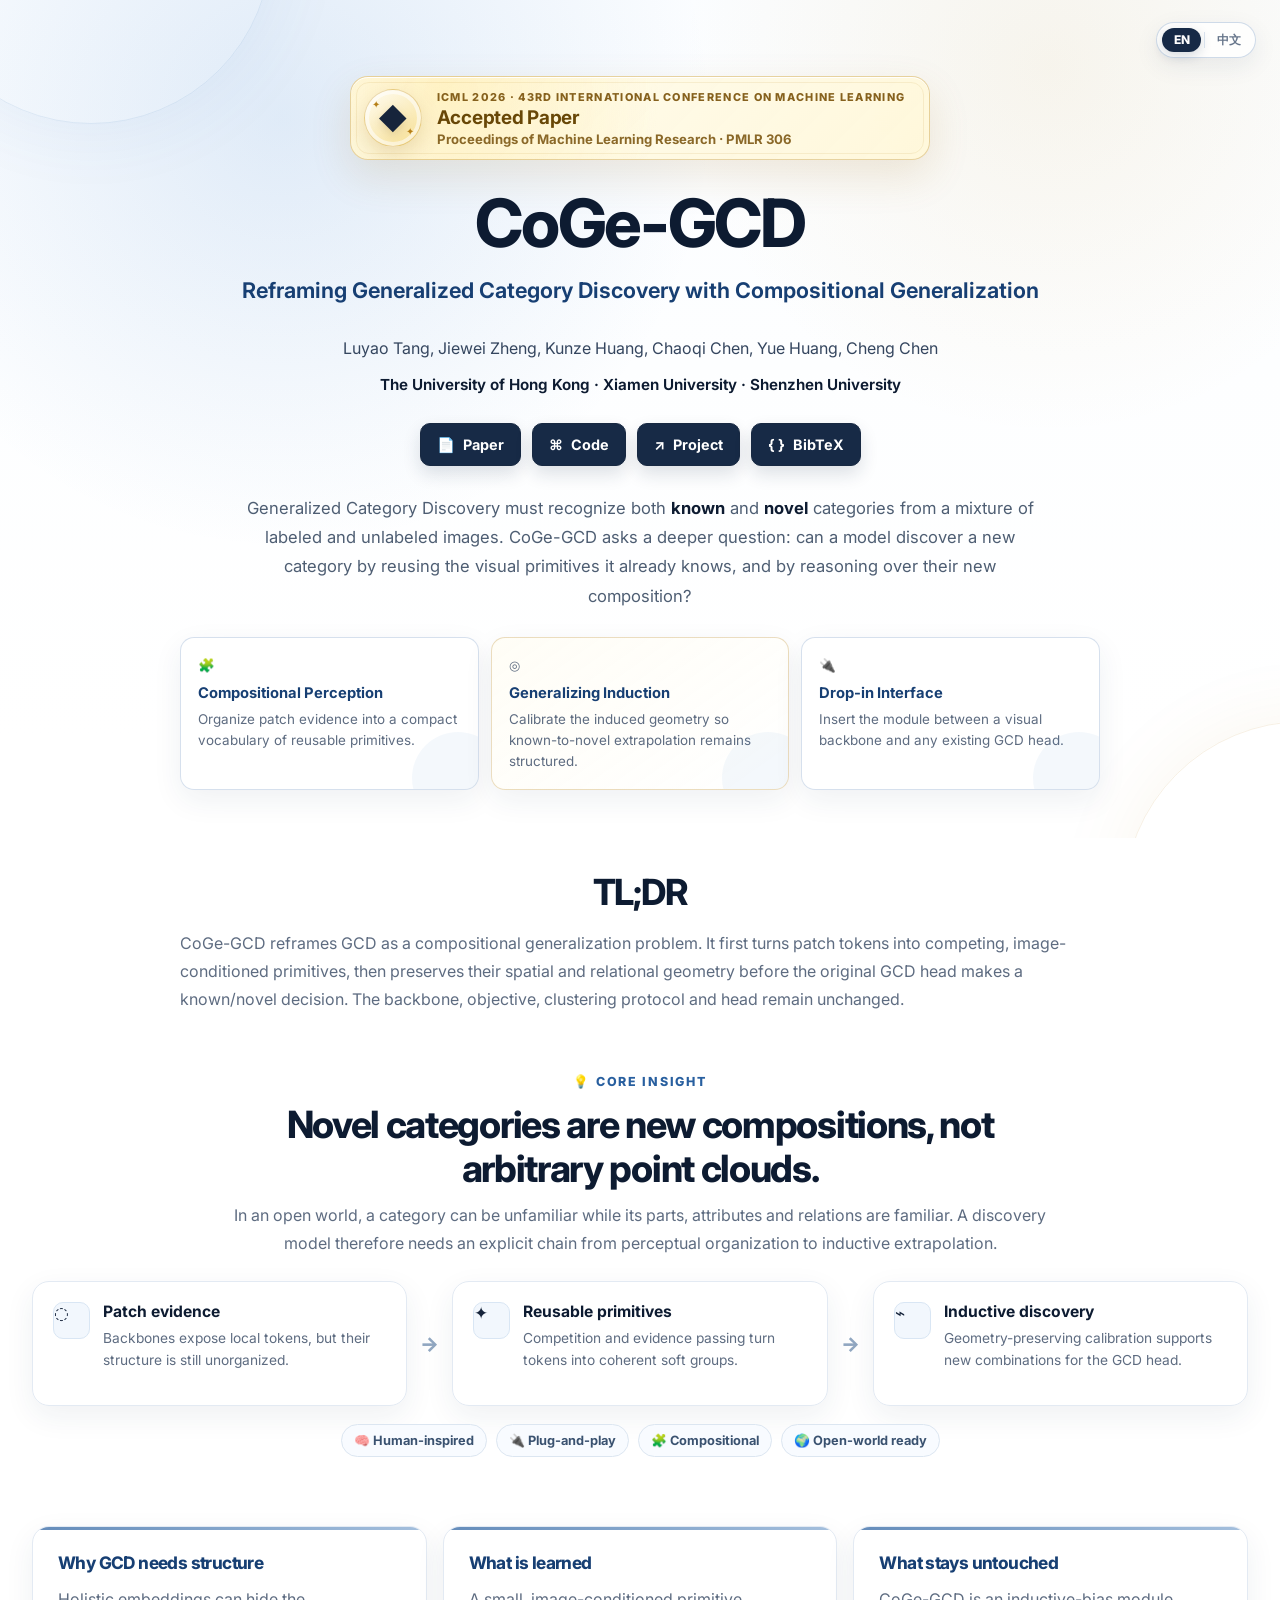
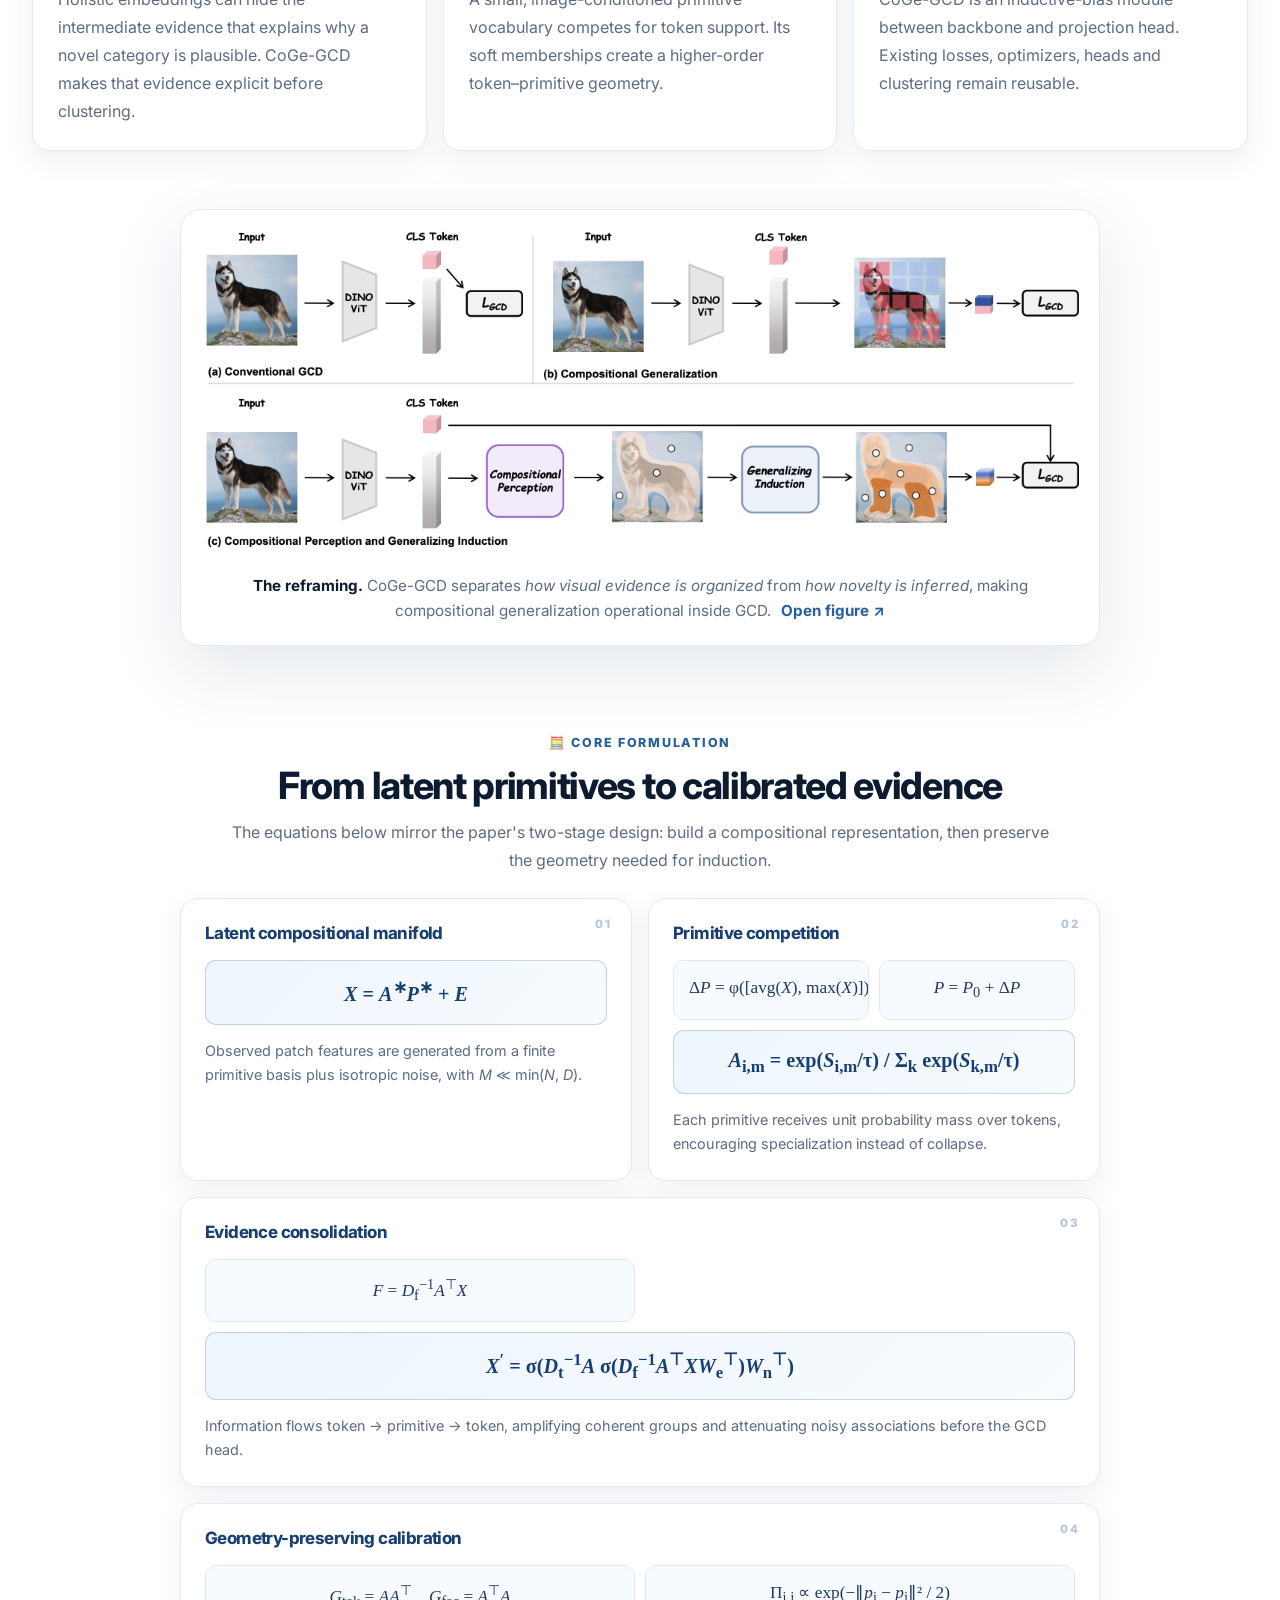
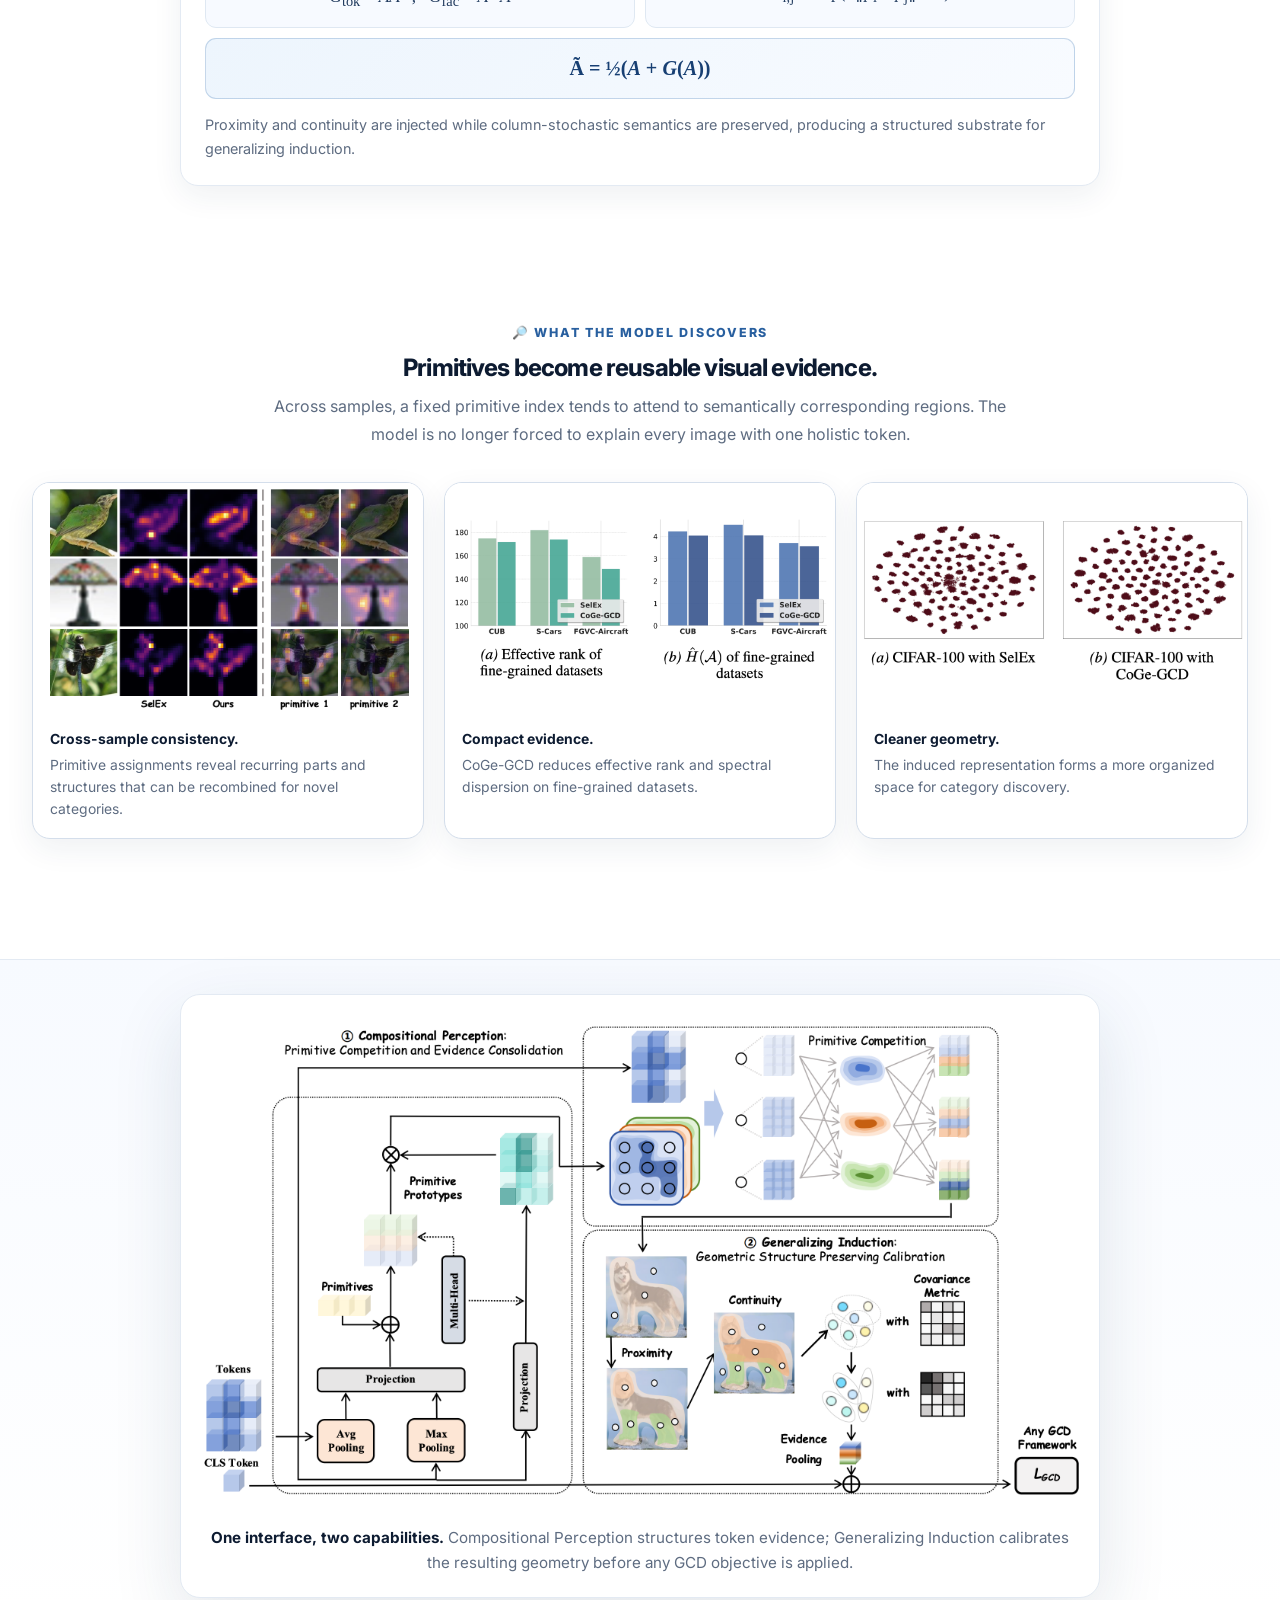
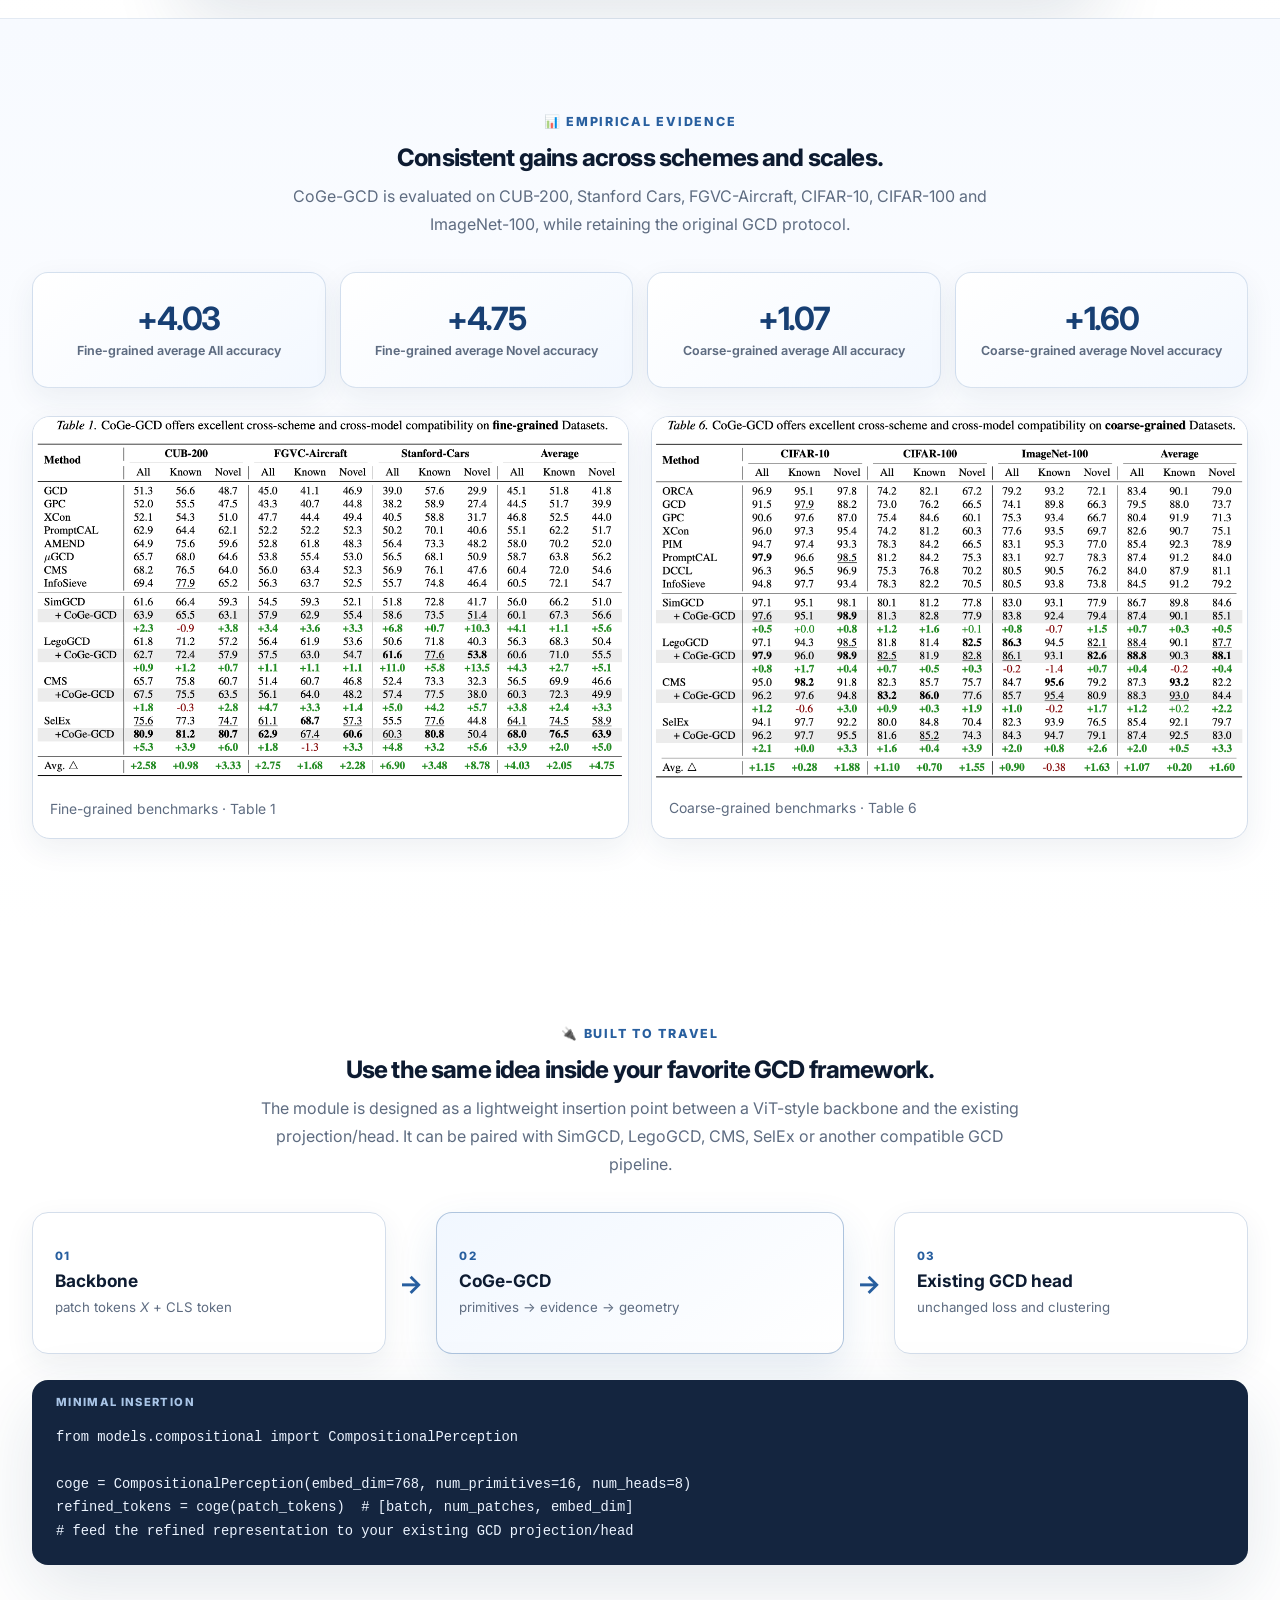
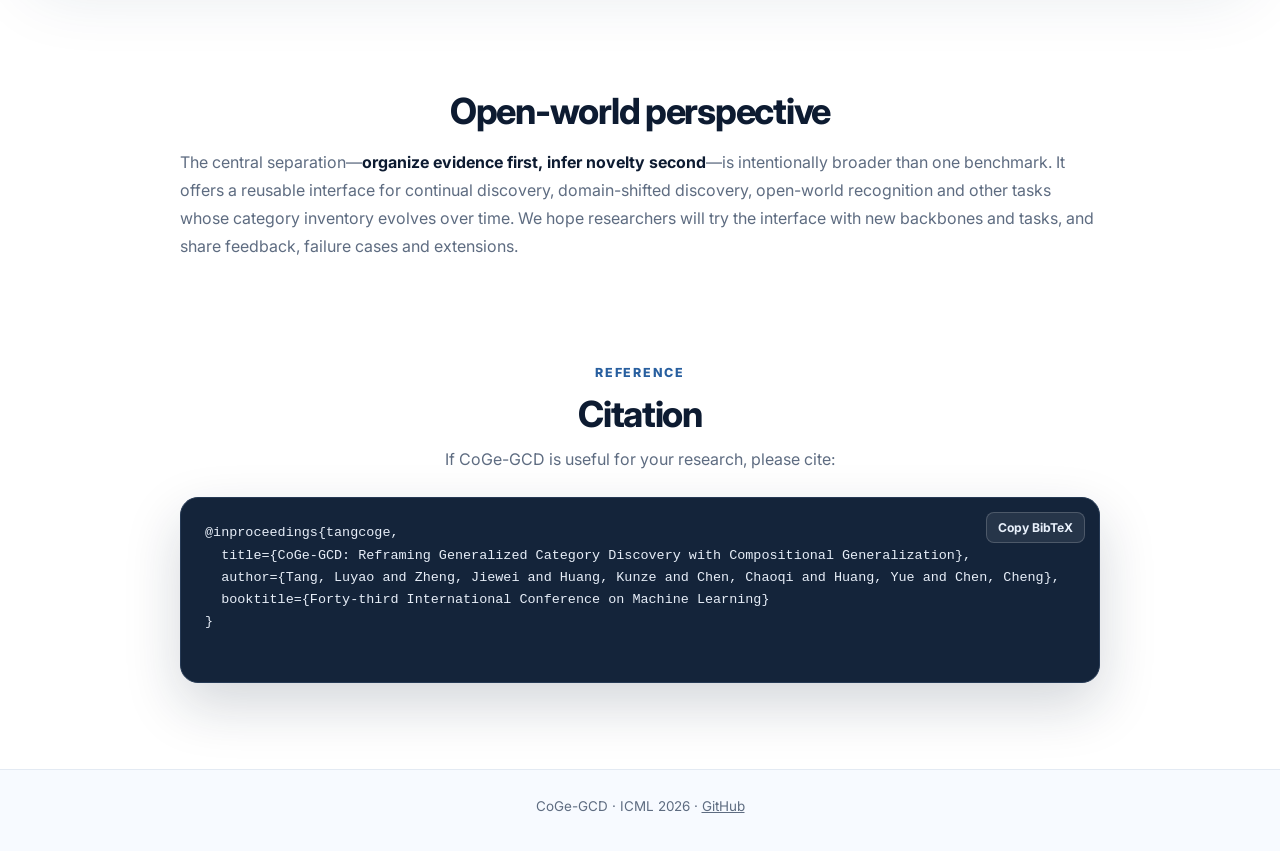
<file: docs/index.html>
<!DOCTYPE html>
<html lang="en">
  <head>
    <meta charset="UTF-8" />
    <meta name="viewport" content="width=device-width, initial-scale=1.0" />
    <title>CoGe-GCD · Compositional Generalization for GCD</title>
    <meta name="description" content="CoGe-GCD: Reframing Generalized Category Discovery with Compositional Generalization." />
    <link rel="preconnect" href="https://fonts.googleapis.com" />
    <link rel="preconnect" href="https://fonts.gstatic.com" crossorigin />
    <link href="https://fonts.googleapis.com/css2?family=Inter:wght@400;500;600;700;800&display=swap" rel="stylesheet" />
    <link rel="alternate" hreflang="zh-CN" href="zh/" />
    <link rel="stylesheet" href="styles.css?v=20260909-1" />
    <link rel="icon" href="favicon.svg" type="image/svg+xml" />
  </head>
  <body>
    <div class="page">
      <header class="hero-block">
        <nav class="language-switch" aria-label="Language selection">
          <a class="active" href="./" lang="en" aria-current="page">EN</a>
          <span aria-hidden="true"></span>
          <a href="zh/" lang="zh-CN">中文</a>
        </nav>
        <div class="container narrow">
          <div class="award-showcase" aria-label="ICML 2026 paper">
            <div class="award-emblem" aria-hidden="true">
              <span class="award-spark">✦</span><span class="award-trophy">◆</span><span class="award-spark">✦</span>
            </div>
            <div class="award-copy">
              <span class="award-event">ICML 2026 · 43rd International Conference on Machine Learning</span>
              <strong>Accepted Paper</strong>
              <span class="award-oral">Proceedings of Machine Learning Research · PMLR 306</span>
            </div>
          </div>
          <h1>CoGe-GCD</h1>
          <p class="subtitle">Reframing Generalized Category Discovery with Compositional Generalization</p>
          <div class="authors" aria-label="Paper authors">
            <span>Luyao Tang</span>, <span>Jiewei Zheng</span>, <span>Kunze Huang</span>, <span>Chaoqi Chen</span>,
            <span>Yue Huang</span>, <span>Cheng Chen</span>
          </div>
          <p class="venue-line">The University of Hong Kong · Xiamen University · Shenzhen University</p>
          <div class="project-links" aria-label="Project resources">
            <a class="project-link" href="CoGe-GCD-paper.pdf" target="_blank" rel="noopener noreferrer"><span aria-hidden="true">📄</span><span>Paper</span></a>
            <a class="project-link" href="https://github.com/lytang63/CoGe-GCD" target="_blank" rel="noopener noreferrer"><span aria-hidden="true">⌘</span><span>Code</span></a>
            <a class="project-link" href="https://github.com/lytang63/CoGe-GCD#-why-coge-gcd" target="_blank" rel="noopener noreferrer"><span aria-hidden="true">↗</span><span>Project</span></a>
            <a class="project-link" href="#citation"><span aria-hidden="true">{ }</span><span>BibTeX</span></a>
          </div>
          <p class="lede">
            Generalized Category Discovery must recognize both <strong>known</strong> and <strong>novel</strong> categories from a
            mixture of labeled and unlabeled images. CoGe-GCD asks a deeper question: can a model discover a new category by
            reusing the visual primitives it already knows, and by reasoning over their new composition?
          </p>
          <div class="hero-proof" aria-label="CoGe-GCD contributions">
            <div class="proof-card fragmented"><span class="proof-icon" aria-hidden="true">🧩</span><strong>Compositional Perception</strong><span>Organize patch evidence into a compact vocabulary of reusable primitives.</span></div>
            <div class="proof-card balanced"><span class="proof-icon" aria-hidden="true">◎</span><strong>Generalizing Induction</strong><span>Calibrate the induced geometry so known-to-novel extrapolation remains structured.</span></div>
            <div class="proof-card over-mixed"><span class="proof-icon" aria-hidden="true">🔌</span><strong>Drop-in Interface</strong><span>Insert the module between a visual backbone and any existing GCD head.</span></div>
          </div>
        </div>
      </header>

      <main>
        <section class="text-section first-section">
          <div class="container narrow prose">
            <h2>TL;DR</h2>
            <p>
              CoGe-GCD reframes GCD as a compositional generalization problem. It first turns patch tokens into competing,
              image-conditioned primitives, then preserves their spatial and relational geometry before the original GCD head
              makes a known/novel decision. The backbone, objective, clustering protocol and head remain unchanged.
            </p>
          </div>
        </section>

        <section class="core-insight-section">
          <div class="container wide">
            <div class="section-heading core-insight-heading">
              <p class="section-kicker">💡 Core insight</p>
              <h2>Novel categories are new compositions, not arbitrary point clouds.</h2>
              <p>
                In an open world, a category can be unfamiliar while its parts, attributes and relations are familiar. A
                discovery model therefore needs an explicit chain from perceptual organization to inductive extrapolation.
              </p>
            </div>
            <div class="insight-flow" aria-label="CoGe-GCD workflow">
              <div class="insight-step"><span class="insight-icon" aria-hidden="true">◌</span><div><strong>Patch evidence</strong><span>Backbones expose local tokens, but their structure is still unorganized.</span></div></div>
              <span class="flow-arrow" aria-hidden="true">→</span>
              <div class="insight-step"><span class="insight-icon" aria-hidden="true">✦</span><div><strong>Reusable primitives</strong><span>Competition and evidence passing turn tokens into coherent soft groups.</span></div></div>
              <span class="flow-arrow" aria-hidden="true">→</span>
              <div class="insight-step"><span class="insight-icon" aria-hidden="true">⌁</span><div><strong>Inductive discovery</strong><span>Geometry-preserving calibration supports new combinations for the GCD head.</span></div></div>
            </div>
            <div class="keyword-row" aria-label="Core properties">
              <span>🧠 Human-inspired</span><span>🔌 Plug-and-play</span><span>🧩 Compositional</span><span>🌍 Open-world ready</span>
            </div>
          </div>
        </section>

        <section class="overview-band">
          <div class="container wide overview-grid">
            <div class="overview-copy"><h3>Why GCD needs structure</h3><p>Holistic embeddings can hide the intermediate evidence that explains why a novel category is plausible. CoGe-GCD makes that evidence explicit before clustering.</p></div>
            <div class="overview-copy"><h3>What is learned</h3><p>A small, image-conditioned primitive vocabulary competes for token support. Its soft memberships create a higher-order token–primitive geometry.</p></div>
            <div class="overview-copy"><h3>What stays untouched</h3><p>CoGe-GCD is an inductive-bias module between backbone and projection head. Existing losses, optimizers, heads and clustering remain reusable.</p></div>
          </div>
        </section>

        <section class="figure-section">
          <div class="container narrow">
            <figure class="insight-figure">
              <a class="figure-link" href="assets/method_overview.png" target="_blank" rel="noopener noreferrer" aria-label="Open CoGe-GCD overview figure">
                <img src="assets/method_overview.png" alt="Comparison of conventional GCD, naive compositional generalization, and CoGe-GCD with compositional perception and generalizing induction." />
              </a>
              <figcaption><strong>The reframing.</strong> CoGe-GCD separates <em>how visual evidence is organized</em> from <em>how novelty is inferred</em>, making compositional generalization operational inside GCD. <a class="figure-download" href="assets/method_overview.png" target="_blank" rel="noopener noreferrer">Open figure <span aria-hidden="true">↗</span></a></figcaption>
            </figure>
          </div>
        </section>

        <section class="math-section">
          <div class="container narrow">
            <div class="section-heading math-heading"><p class="section-kicker">🧮 Core formulation</p><h2>From latent primitives to calibrated evidence</h2><p>The equations below mirror the paper's two-stage design: build a compositional representation, then preserve the geometry needed for induction.</p></div>
            <div class="formula-grid">
              <article class="formula-card"><div class="formula-index">01</div><h3>Latent compositional manifold</h3><div class="equation equation-primary"><var>X</var> = <var>A</var><sup>∗</sup><var>P</var><sup>∗</sup> + <var>E</var></div><p>Observed patch features are generated from a finite primitive basis plus isotropic noise, with <var>M</var> ≪ min(<var>N</var>, <var>D</var>).</p></article>
              <article class="formula-card"><div class="formula-index">02</div><h3>Primitive competition</h3><div class="equation-stack"><div class="equation">Δ<var>P</var> = φ([avg(<var>X</var>), max(<var>X</var>)])</div><div class="equation"><var>P</var> = <var>P</var><sub>0</sub> + Δ<var>P</var></div><div class="equation equation-primary"><var>A</var><sub>i,m</sub> = exp(<var>S</var><sub>i,m</sub>/τ) / Σ<sub>k</sub> exp(<var>S</var><sub>k,m</sub>/τ)</div></div><p>Each primitive receives unit probability mass over tokens, encouraging specialization instead of collapse.</p></article>
              <article class="formula-card formula-card-wide"><div class="formula-index">03</div><h3>Evidence consolidation</h3><div class="equation-stack"><div class="equation"><var>F</var> = <var>D</var><sub>f</sub><sup>−1</sup><var>A</var><sup>⊤</sup><var>X</var></div><div class="equation equation-primary"><var>X</var><sup>′</sup> = σ(<var>D</var><sub>t</sub><sup>−1</sup><var>A</var> σ(<var>D</var><sub>f</sub><sup>−1</sup><var>A</var><sup>⊤</sup><var>XW</var><sub>e</sub><sup>⊤</sup>)<var>W</var><sub>n</sub><sup>⊤</sup>)</div></div><p>Information flows token → primitive → token, amplifying coherent groups and attenuating noisy associations before the GCD head.</p></article>
              <article class="formula-card formula-card-wide"><div class="formula-index">04</div><h3>Geometry-preserving calibration</h3><div class="equation-stack"><div class="equation"><var>G</var><sub>tok</sub> = <var>AA</var><sup>⊤</sup>, &nbsp; <var>G</var><sub>fac</sub> = <var>A</var><sup>⊤</sup><var>A</var></div><div class="equation">Π<sub>i,j</sub> ∝ exp(−‖<var>p</var><sub>i</sub> − <var>p</var><sub>j</sub>‖² / 2)</div><div class="equation equation-primary">Ã = ½(<var>A</var> + <var>G</var>(<var>A</var>))</div></div><p>Proximity and continuity are injected while column-stochastic semantics are preserved, producing a structured substrate for generalizing induction.</p></article>
            </div>
          </div>
        </section>

        <section class="evidence-section">
          <div class="container wide">
            <div class="section-heading"><p class="section-kicker">🔎 What the model discovers</p><h2>Primitives become reusable visual evidence.</h2><p>Across samples, a fixed primitive index tends to attend to semantically corresponding regions. The model is no longer forced to explain every image with one holistic token.</p></div>
            <div class="evidence-grid">
              <figure class="evidence-card evidence-card-large"><img src="assets/primitive_visualization.png" alt="Primitive visualization comparing SelEx, CoGe-GCD and primitive attention maps." /><figcaption><strong>Cross-sample consistency.</strong> Primitive assignments reveal recurring parts and structures that can be recombined for novel categories.</figcaption></figure>
              <figure class="evidence-card"><img src="assets/attention.png" alt="Effective rank and entropy comparison between SelEx and CoGe-GCD." /><figcaption><strong>Compact evidence.</strong> CoGe-GCD reduces effective rank and spectral dispersion on fine-grained datasets.</figcaption></figure>
              <figure class="evidence-card"><img src="assets/geometry.png" alt="CIFAR-100 feature geometry with SelEx and CoGe-GCD." /><figcaption><strong>Cleaner geometry.</strong> The induced representation forms a more organized space for category discovery.</figcaption></figure>
            </div>
          </div>
        </section>

        <section class="figure-section soft-band">
          <div class="container narrow"><figure class="insight-figure"><a class="figure-link" href="assets/pipeline.png" target="_blank" rel="noopener noreferrer"><img src="assets/pipeline.png" alt="Detailed CoGe-GCD pipeline showing primitive competition, evidence consolidation, and geometric calibration." /></a><figcaption><strong>One interface, two capabilities.</strong> Compositional Perception structures token evidence; Generalizing Induction calibrates the resulting geometry before any GCD objective is applied.</figcaption></figure></div>
        </section>

        <section class="results-section" id="results">
          <div class="container wide">
            <div class="section-heading"><p class="section-kicker">📊 Empirical evidence</p><h2>Consistent gains across schemes and scales.</h2><p>CoGe-GCD is evaluated on CUB-200, Stanford Cars, FGVC-Aircraft, CIFAR-10, CIFAR-100 and ImageNet-100, while retaining the original GCD protocol.</p></div>
            <div class="metric-grid"><div class="metric-card"><strong>+4.03</strong><span>Fine-grained average All accuracy</span></div><div class="metric-card"><strong>+4.75</strong><span>Fine-grained average Novel accuracy</span></div><div class="metric-card"><strong>+1.07</strong><span>Coarse-grained average All accuracy</span></div><div class="metric-card"><strong>+1.60</strong><span>Coarse-grained average Novel accuracy</span></div></div>
            <div class="results-figures"><figure class="result-figure"><img src="assets/results_finegrained.png" alt="Fine-grained GCD results table across CUB-200, FGVC-Aircraft and Stanford-Cars." /><figcaption>Fine-grained benchmarks · Table 1</figcaption></figure><figure class="result-figure"><img src="assets/results_coarse.png" alt="Coarse-grained GCD results table across CIFAR-10, CIFAR-100 and ImageNet-100." /><figcaption>Coarse-grained benchmarks · Table 6</figcaption></figure></div>
          </div>
        </section>

        <section class="compat-section">
          <div class="container wide"><div class="section-heading"><p class="section-kicker">🔌 Built to travel</p><h2>Use the same idea inside your favorite GCD framework.</h2><p>The module is designed as a lightweight insertion point between a ViT-style backbone and the existing projection/head. It can be paired with SimGCD, LegoGCD, CMS, SelEx or another compatible GCD pipeline.</p></div><div class="compat-grid"><div class="compat-card"><span>01</span><strong>Backbone</strong><em>patch tokens <var>X</var> + CLS token</em></div><div class="compat-arrow" aria-hidden="true">→</div><div class="compat-card accent"><span>02</span><strong>CoGe-GCD</strong><em>primitives → evidence → geometry</em></div><div class="compat-arrow" aria-hidden="true">→</div><div class="compat-card"><span>03</span><strong>Existing GCD head</strong><em>unchanged loss and clustering</em></div></div><div class="code-card"><div class="code-label">Minimal insertion</div><pre><code>from models.compositional import CompositionalPerception

coge = CompositionalPerception(embed_dim=768, num_primitives=16, num_heads=8)
refined_tokens = coge(patch_tokens)  # [batch, num_patches, embed_dim]
# feed the refined representation to your existing GCD projection/head</code></pre></div></div>
        </section>

        <section class="text-section"><div class="container narrow prose"><h2>Open-world perspective</h2><p>The central separation—<strong>organize evidence first, infer novelty second</strong>—is intentionally broader than one benchmark. It offers a reusable interface for continual discovery, domain-shifted discovery, open-world recognition and other tasks whose category inventory evolves over time. We hope researchers will try the interface with new backbones and tasks, and share feedback, failure cases and extensions.</p></div></section>

        <section class="citation-section" id="citation"><div class="container narrow"><div class="section-heading"><p class="section-kicker">Reference</p><h2>Citation</h2><p>If CoGe-GCD is useful for your research, please cite:</p></div><div class="citation-card"><button class="copy-button" type="button" aria-label="Copy BibTeX citation" data-default-label="Copy BibTeX" data-copied-label="Copied">Copy BibTeX</button><pre><code id="bibtex">@inproceedings{tangcoge,
  title={CoGe-GCD: Reframing Generalized Category Discovery with Compositional Generalization},
  author={Tang, Luyao and Zheng, Jiewei and Huang, Kunze and Chen, Chaoqi and Huang, Yue and Chen, Cheng},
  booktitle={Forty-third International Conference on Machine Learning}
}</code></pre><p class="copy-status" role="status" aria-live="polite" data-copied-message="BibTeX copied to clipboard."></p></div></div></section>
      </main>
      <footer class="site-footer"><div class="container narrow"><p>CoGe-GCD · ICML 2026 · <a href="https://github.com/lytang63/CoGe-GCD" target="_blank" rel="noopener noreferrer">GitHub</a></p></div></footer>
    </div>
    <script src="script.js?v=20260909-1"></script>
  </body>
</html>
</file>
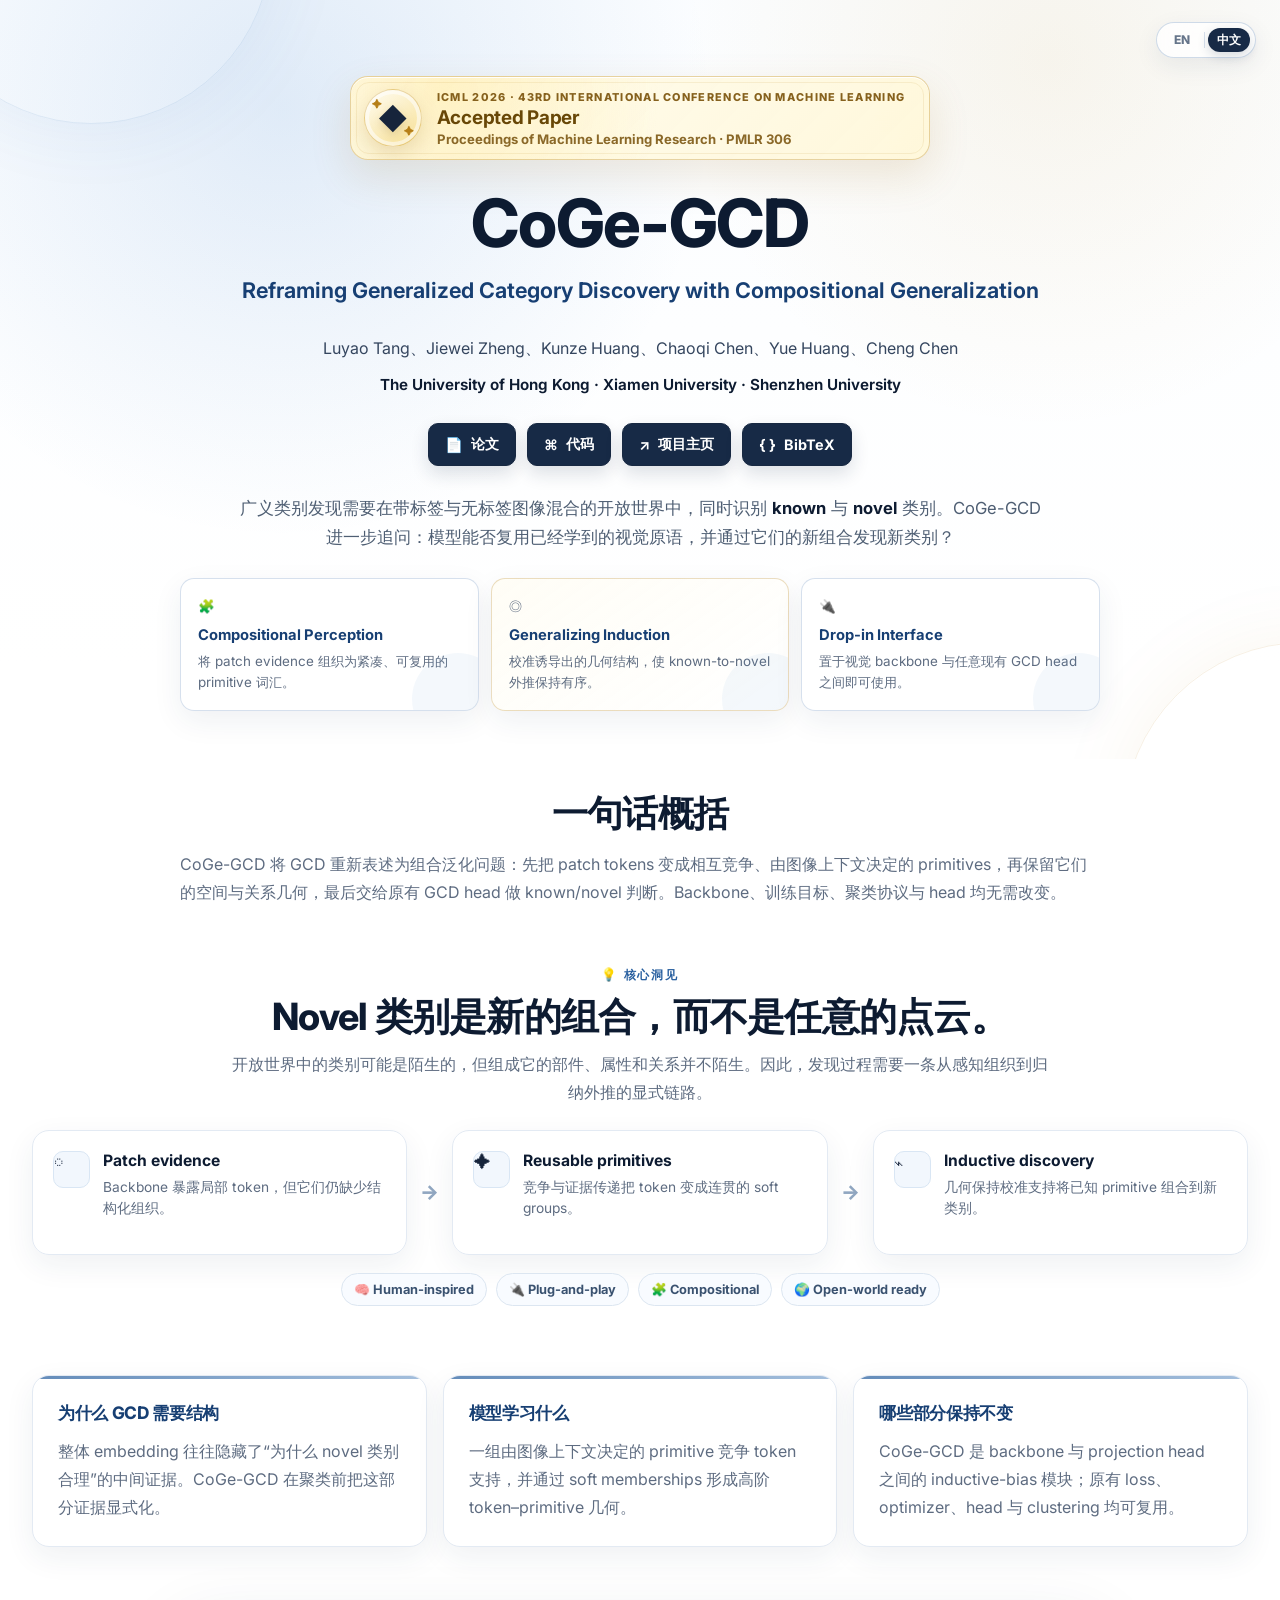
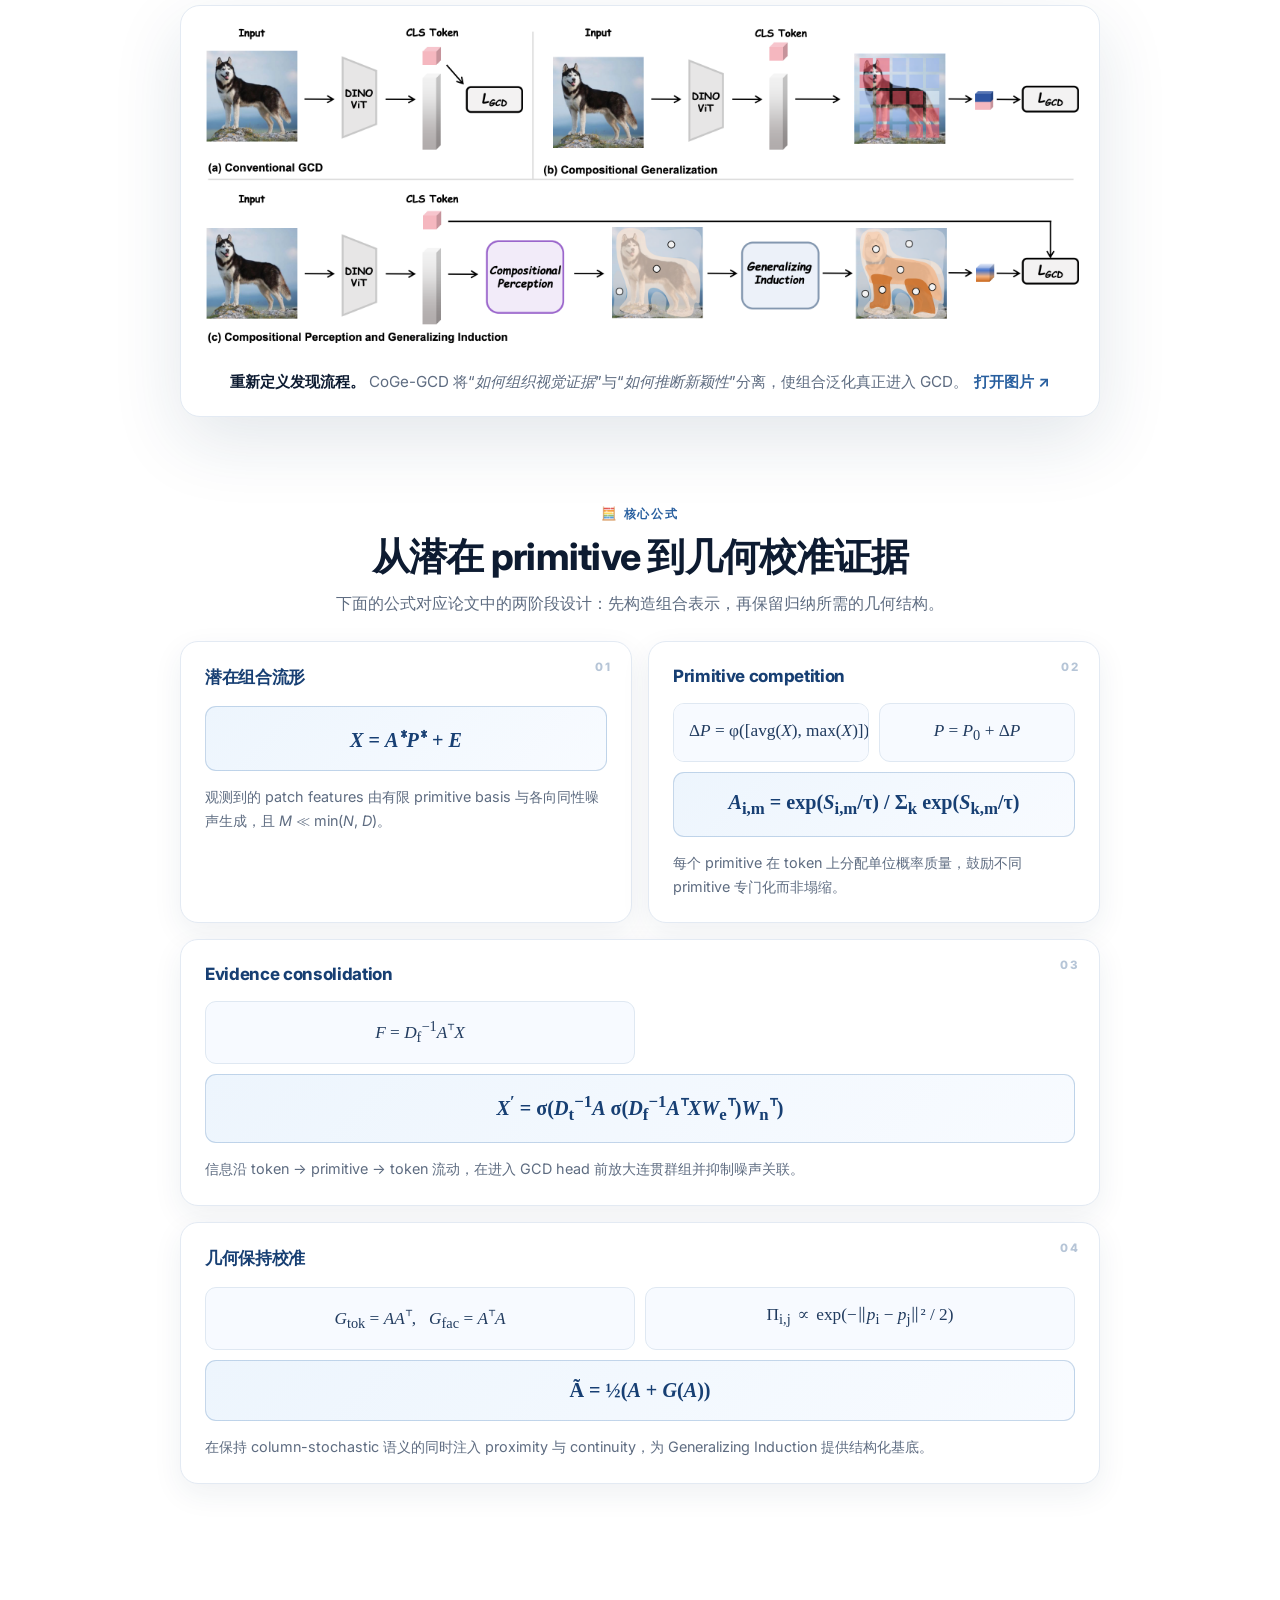
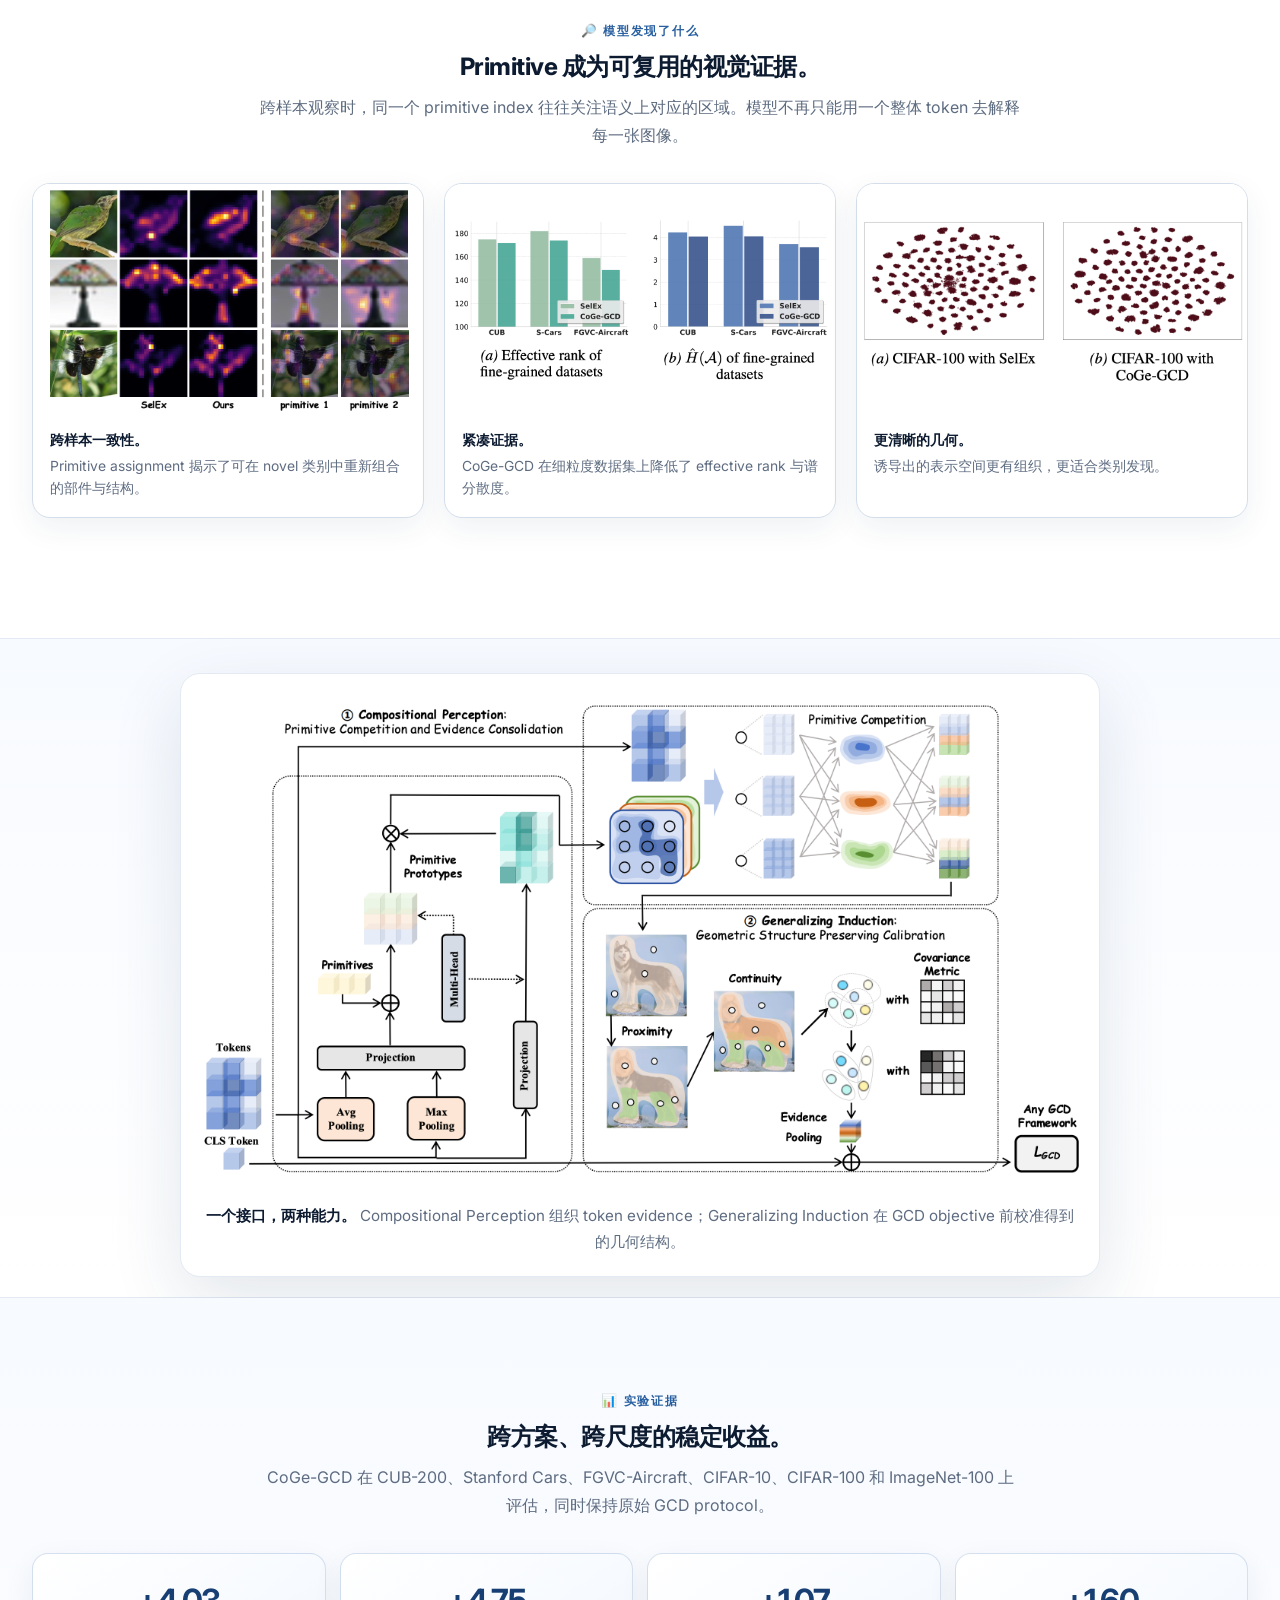
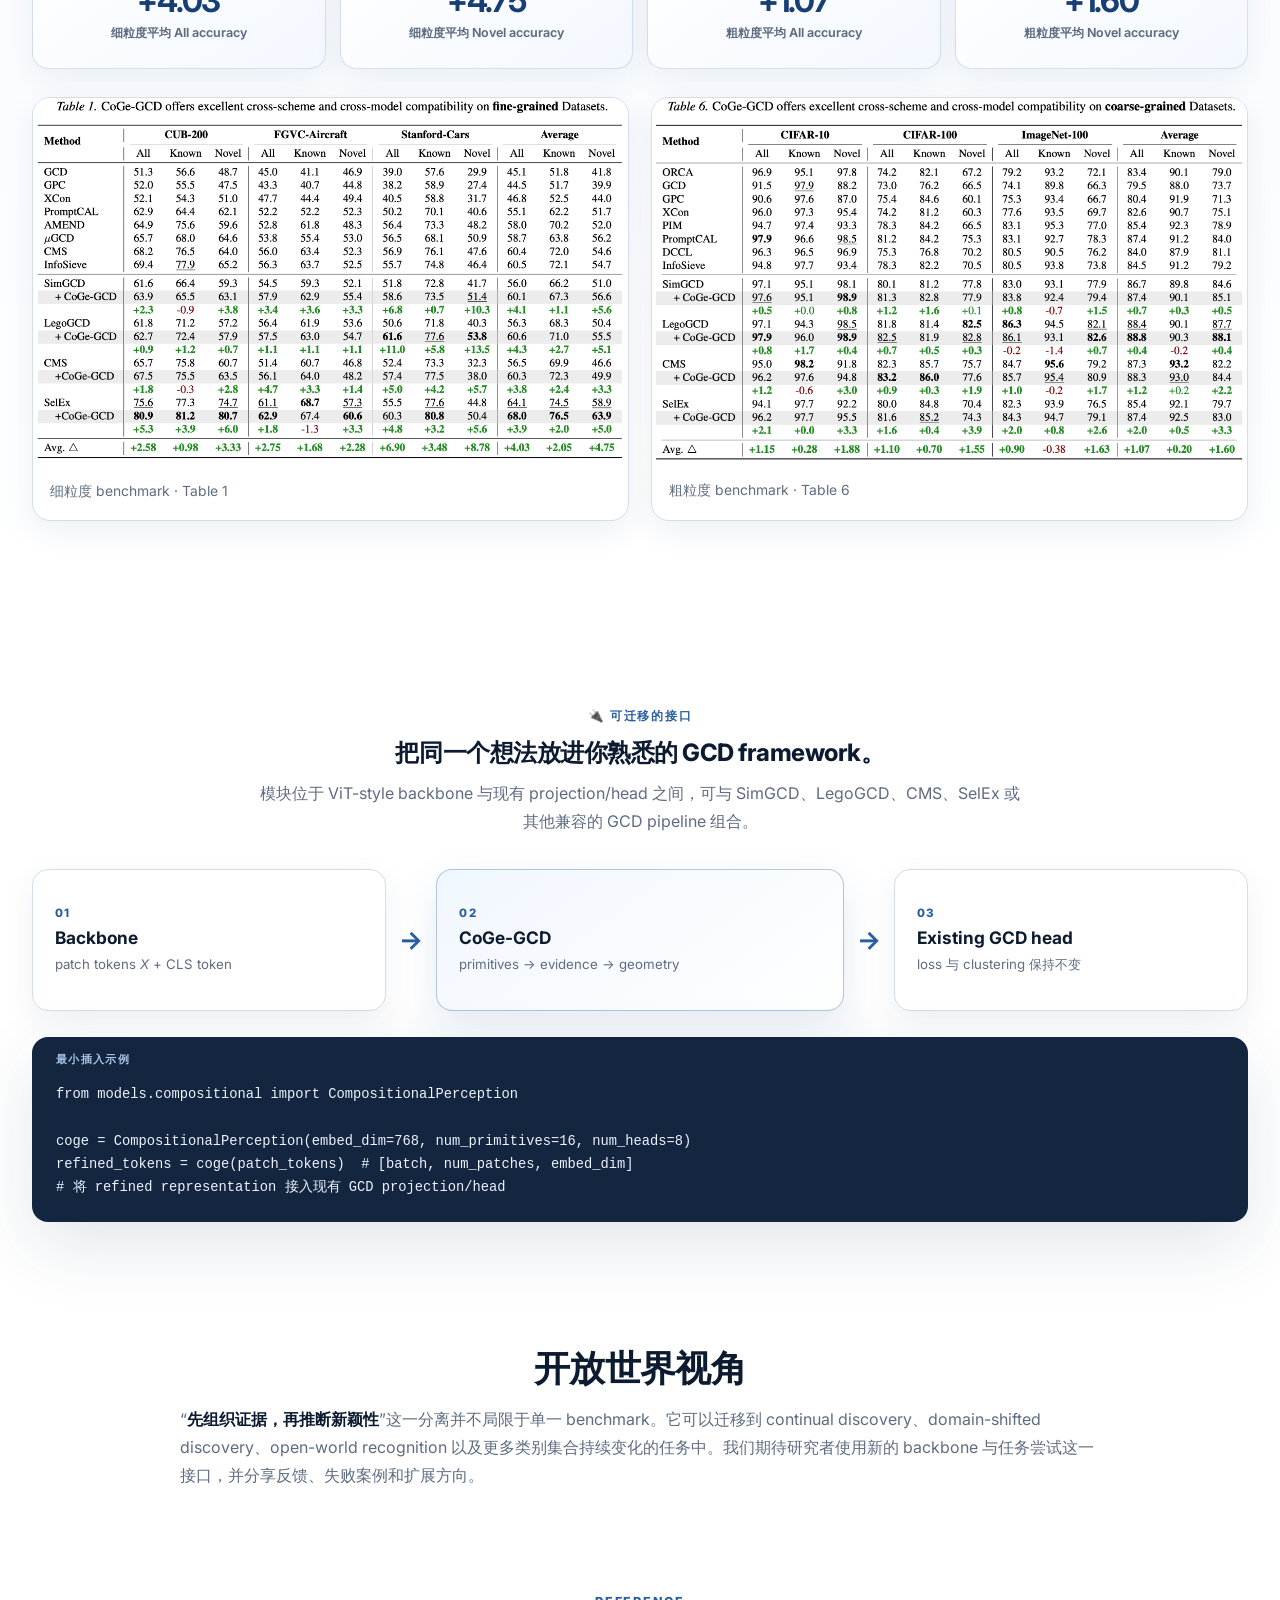
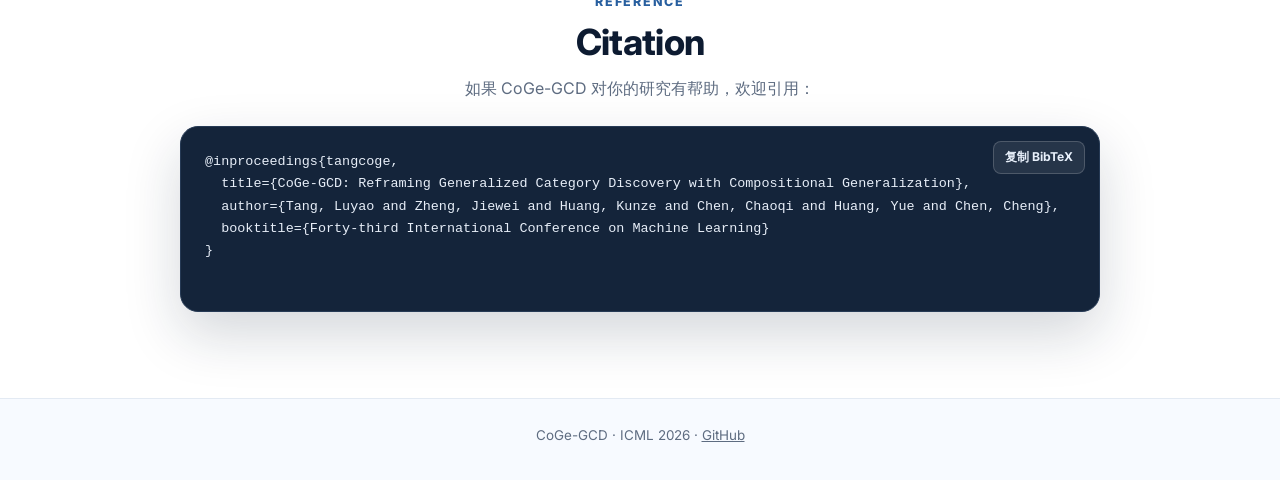
<file: docs/zh/index.html>
<!DOCTYPE html>
<html lang="zh-CN">
  <head>
    <meta charset="UTF-8" />
    <meta name="viewport" content="width=device-width, initial-scale=1.0" />
    <title>CoGe-GCD · 组合泛化驱动的广义类别发现</title>
    <meta name="description" content="CoGe-GCD: Reframing Generalized Category Discovery with Compositional Generalization." />
    <link rel="preconnect" href="https://fonts.googleapis.com" />
    <link rel="preconnect" href="https://fonts.gstatic.com" crossorigin />
    <link href="https://fonts.googleapis.com/css2?family=Inter:wght@400;500;600;700;800&display=swap" rel="stylesheet" />
    <link rel="alternate" hreflang="en" href="../" />
    <link rel="stylesheet" href="../styles.css?v=20260909-1" />
    <link rel="icon" href="../favicon.svg" type="image/svg+xml" />
  </head>
  <body>
    <div class="page">
      <header class="hero-block">
        <nav class="language-switch" aria-label="语言选择"><a href="../" lang="en">EN</a><span aria-hidden="true"></span><a class="active" href="./" lang="zh-CN" aria-current="page">中文</a></nav>
        <div class="container narrow">
          <div class="award-showcase" aria-label="ICML 2026 论文">
            <div class="award-emblem" aria-hidden="true"><span class="award-spark">✦</span><span class="award-trophy">◆</span><span class="award-spark">✦</span></div>
            <div class="award-copy"><span class="award-event">ICML 2026 · 43rd International Conference on Machine Learning</span><strong>Accepted Paper</strong><span class="award-oral">Proceedings of Machine Learning Research · PMLR 306</span></div>
          </div>
          <h1>CoGe-GCD</h1>
          <p class="subtitle">Reframing Generalized Category Discovery with Compositional Generalization</p>
          <div class="authors" aria-label="论文作者"><span>Luyao Tang</span>、<span>Jiewei Zheng</span>、<span>Kunze Huang</span>、<span>Chaoqi Chen</span>、<span>Yue Huang</span>、<span>Cheng Chen</span></div>
          <p class="venue-line">The University of Hong Kong · Xiamen University · Shenzhen University</p>
          <div class="project-links" aria-label="项目资源">
            <a class="project-link" href="../CoGe-GCD-paper.pdf" target="_blank" rel="noopener noreferrer"><span aria-hidden="true">📄</span><span>论文</span></a>
            <a class="project-link" href="https://github.com/lytang63/CoGe-GCD" target="_blank" rel="noopener noreferrer"><span aria-hidden="true">⌘</span><span>代码</span></a>
            <a class="project-link" href="https://github.com/lytang63/CoGe-GCD#-why-coge-gcd" target="_blank" rel="noopener noreferrer"><span aria-hidden="true">↗</span><span>项目主页</span></a>
            <a class="project-link" href="#citation"><span aria-hidden="true">{ }</span><span>BibTeX</span></a>
          </div>
          <p class="lede">广义类别发现需要在带标签与无标签图像混合的开放世界中，同时识别 <strong>known</strong> 与 <strong>novel</strong> 类别。CoGe-GCD 进一步追问：模型能否复用已经学到的视觉原语，并通过它们的新组合发现新类别？</p>
          <div class="hero-proof" aria-label="CoGe-GCD 核心贡献">
            <div class="proof-card fragmented"><span class="proof-icon" aria-hidden="true">🧩</span><strong>Compositional Perception</strong><span>将 patch evidence 组织为紧凑、可复用的 primitive 词汇。</span></div>
            <div class="proof-card balanced"><span class="proof-icon" aria-hidden="true">◎</span><strong>Generalizing Induction</strong><span>校准诱导出的几何结构，使 known-to-novel 外推保持有序。</span></div>
            <div class="proof-card over-mixed"><span class="proof-icon" aria-hidden="true">🔌</span><strong>Drop-in Interface</strong><span>置于视觉 backbone 与任意现有 GCD head 之间即可使用。</span></div>
          </div>
        </div>
      </header>

      <main>
        <section class="text-section first-section"><div class="container narrow prose"><h2>一句话概括</h2><p>CoGe-GCD 将 GCD 重新表述为组合泛化问题：先把 patch tokens 变成相互竞争、由图像上下文决定的 primitives，再保留它们的空间与关系几何，最后交给原有 GCD head 做 known/novel 判断。Backbone、训练目标、聚类协议与 head 均无需改变。</p></div></section>

        <section class="core-insight-section"><div class="container wide"><div class="section-heading core-insight-heading"><p class="section-kicker">💡 核心洞见</p><h2>Novel 类别是新的组合，而不是任意的点云。</h2><p>开放世界中的类别可能是陌生的，但组成它的部件、属性和关系并不陌生。因此，发现过程需要一条从感知组织到归纳外推的显式链路。</p></div><div class="insight-flow" aria-label="CoGe-GCD 流程"><div class="insight-step"><span class="insight-icon" aria-hidden="true">◌</span><div><strong>Patch evidence</strong><span>Backbone 暴露局部 token，但它们仍缺少结构化组织。</span></div></div><span class="flow-arrow" aria-hidden="true">→</span><div class="insight-step"><span class="insight-icon" aria-hidden="true">✦</span><div><strong>Reusable primitives</strong><span>竞争与证据传递把 token 变成连贯的 soft groups。</span></div></div><span class="flow-arrow" aria-hidden="true">→</span><div class="insight-step"><span class="insight-icon" aria-hidden="true">⌁</span><div><strong>Inductive discovery</strong><span>几何保持校准支持将已知 primitive 组合到新类别。</span></div></div></div><div class="keyword-row" aria-label="核心属性"><span>🧠 Human-inspired</span><span>🔌 Plug-and-play</span><span>🧩 Compositional</span><span>🌍 Open-world ready</span></div></div></section>

        <section class="overview-band"><div class="container wide overview-grid"><div class="overview-copy"><h3>为什么 GCD 需要结构</h3><p>整体 embedding 往往隐藏了“为什么 novel 类别合理”的中间证据。CoGe-GCD 在聚类前把这部分证据显式化。</p></div><div class="overview-copy"><h3>模型学习什么</h3><p>一组由图像上下文决定的 primitive 竞争 token 支持，并通过 soft memberships 形成高阶 token–primitive 几何。</p></div><div class="overview-copy"><h3>哪些部分保持不变</h3><p>CoGe-GCD 是 backbone 与 projection head 之间的 inductive-bias 模块；原有 loss、optimizer、head 与 clustering 均可复用。</p></div></div></section>

        <section class="figure-section"><div class="container narrow"><figure class="insight-figure"><a class="figure-link" href="../assets/method_overview.png" target="_blank" rel="noopener noreferrer"><img src="../assets/method_overview.png" alt="传统 GCD、朴素组合泛化与 CoGe-GCD 的流程对比。" /></a><figcaption><strong>重新定义发现流程。</strong> CoGe-GCD 将“<em>如何组织视觉证据</em>”与“<em>如何推断新颖性</em>”分离，使组合泛化真正进入 GCD。<a class="figure-download" href="../assets/method_overview.png" target="_blank" rel="noopener noreferrer">打开图片 <span aria-hidden="true">↗</span></a></figcaption></figure></div></section>

        <section class="math-section"><div class="container narrow"><div class="section-heading math-heading"><p class="section-kicker">🧮 核心公式</p><h2>从潜在 primitive 到几何校准证据</h2><p>下面的公式对应论文中的两阶段设计：先构造组合表示，再保留归纳所需的几何结构。</p></div><div class="formula-grid"><article class="formula-card"><div class="formula-index">01</div><h3>潜在组合流形</h3><div class="equation equation-primary"><var>X</var> = <var>A</var><sup>∗</sup><var>P</var><sup>∗</sup> + <var>E</var></div><p>观测到的 patch features 由有限 primitive basis 与各向同性噪声生成，且 <var>M</var> ≪ min(<var>N</var>, <var>D</var>)。</p></article><article class="formula-card"><div class="formula-index">02</div><h3>Primitive competition</h3><div class="equation-stack"><div class="equation">Δ<var>P</var> = φ([avg(<var>X</var>), max(<var>X</var>)])</div><div class="equation"><var>P</var> = <var>P</var><sub>0</sub> + Δ<var>P</var></div><div class="equation equation-primary"><var>A</var><sub>i,m</sub> = exp(<var>S</var><sub>i,m</sub>/τ) / Σ<sub>k</sub> exp(<var>S</var><sub>k,m</sub>/τ)</div></div><p>每个 primitive 在 token 上分配单位概率质量，鼓励不同 primitive 专门化而非塌缩。</p></article><article class="formula-card formula-card-wide"><div class="formula-index">03</div><h3>Evidence consolidation</h3><div class="equation-stack"><div class="equation"><var>F</var> = <var>D</var><sub>f</sub><sup>−1</sup><var>A</var><sup>⊤</sup><var>X</var></div><div class="equation equation-primary"><var>X</var><sup>′</sup> = σ(<var>D</var><sub>t</sub><sup>−1</sup><var>A</var> σ(<var>D</var><sub>f</sub><sup>−1</sup><var>A</var><sup>⊤</sup><var>XW</var><sub>e</sub><sup>⊤</sup>)<var>W</var><sub>n</sub><sup>⊤</sup>)</div></div><p>信息沿 token → primitive → token 流动，在进入 GCD head 前放大连贯群组并抑制噪声关联。</p></article><article class="formula-card formula-card-wide"><div class="formula-index">04</div><h3>几何保持校准</h3><div class="equation-stack"><div class="equation"><var>G</var><sub>tok</sub> = <var>AA</var><sup>⊤</sup>, &nbsp; <var>G</var><sub>fac</sub> = <var>A</var><sup>⊤</sup><var>A</var></div><div class="equation">Π<sub>i,j</sub> ∝ exp(−‖<var>p</var><sub>i</sub> − <var>p</var><sub>j</sub>‖² / 2)</div><div class="equation equation-primary">Ã = ½(<var>A</var> + <var>G</var>(<var>A</var>))</div></div><p>在保持 column-stochastic 语义的同时注入 proximity 与 continuity，为 Generalizing Induction 提供结构化基底。</p></article></div></div></section>

        <section class="evidence-section"><div class="container wide"><div class="section-heading"><p class="section-kicker">🔎 模型发现了什么</p><h2>Primitive 成为可复用的视觉证据。</h2><p>跨样本观察时，同一个 primitive index 往往关注语义上对应的区域。模型不再只能用一个整体 token 去解释每一张图像。</p></div><div class="evidence-grid"><figure class="evidence-card evidence-card-large"><img src="../assets/primitive_visualization.png" alt="SelEx、CoGe-GCD 与 primitive attention map 的可视化对比。" /><figcaption><strong>跨样本一致性。</strong> Primitive assignment 揭示了可在 novel 类别中重新组合的部件与结构。</figcaption></figure><figure class="evidence-card"><img src="../assets/attention.png" alt="SelEx 与 CoGe-GCD 的 effective rank 和 entropy 对比。" /><figcaption><strong>紧凑证据。</strong> CoGe-GCD 在细粒度数据集上降低了 effective rank 与谱分散度。</figcaption></figure><figure class="evidence-card"><img src="../assets/geometry.png" alt="CIFAR-100 上 SelEx 与 CoGe-GCD 的特征几何对比。" /><figcaption><strong>更清晰的几何。</strong> 诱导出的表示空间更有组织，更适合类别发现。</figcaption></figure></div></div></section>

        <section class="figure-section soft-band"><div class="container narrow"><figure class="insight-figure"><a class="figure-link" href="../assets/pipeline.png" target="_blank" rel="noopener noreferrer"><img src="../assets/pipeline.png" alt="CoGe-GCD 详细流程：primitive competition、evidence consolidation 与 geometric calibration。" /></a><figcaption><strong>一个接口，两种能力。</strong> Compositional Perception 组织 token evidence；Generalizing Induction 在 GCD objective 前校准得到的几何结构。</figcaption></figure></div></section>

        <section class="results-section" id="results"><div class="container wide"><div class="section-heading"><p class="section-kicker">📊 实验证据</p><h2>跨方案、跨尺度的稳定收益。</h2><p>CoGe-GCD 在 CUB-200、Stanford Cars、FGVC-Aircraft、CIFAR-10、CIFAR-100 和 ImageNet-100 上评估，同时保持原始 GCD protocol。</p></div><div class="metric-grid"><div class="metric-card"><strong>+4.03</strong><span>细粒度平均 All accuracy</span></div><div class="metric-card"><strong>+4.75</strong><span>细粒度平均 Novel accuracy</span></div><div class="metric-card"><strong>+1.07</strong><span>粗粒度平均 All accuracy</span></div><div class="metric-card"><strong>+1.60</strong><span>粗粒度平均 Novel accuracy</span></div></div><div class="results-figures"><figure class="result-figure"><img src="../assets/results_finegrained.png" alt="CUB-200、FGVC-Aircraft 与 Stanford-Cars 上的细粒度 GCD 结果表。" /><figcaption>细粒度 benchmark · Table 1</figcaption></figure><figure class="result-figure"><img src="../assets/results_coarse.png" alt="CIFAR-10、CIFAR-100 与 ImageNet-100 上的粗粒度 GCD 结果表。" /><figcaption>粗粒度 benchmark · Table 6</figcaption></figure></div></div></section>

        <section class="compat-section"><div class="container wide"><div class="section-heading"><p class="section-kicker">🔌 可迁移的接口</p><h2>把同一个想法放进你熟悉的 GCD framework。</h2><p>模块位于 ViT-style backbone 与现有 projection/head 之间，可与 SimGCD、LegoGCD、CMS、SelEx 或其他兼容的 GCD pipeline 组合。</p></div><div class="compat-grid"><div class="compat-card"><span>01</span><strong>Backbone</strong><em>patch tokens <var>X</var> + CLS token</em></div><div class="compat-arrow" aria-hidden="true">→</div><div class="compat-card accent"><span>02</span><strong>CoGe-GCD</strong><em>primitives → evidence → geometry</em></div><div class="compat-arrow" aria-hidden="true">→</div><div class="compat-card"><span>03</span><strong>Existing GCD head</strong><em>loss 与 clustering 保持不变</em></div></div><div class="code-card"><div class="code-label">最小插入示例</div><pre><code>from models.compositional import CompositionalPerception

coge = CompositionalPerception(embed_dim=768, num_primitives=16, num_heads=8)
refined_tokens = coge(patch_tokens)  # [batch, num_patches, embed_dim]
# 将 refined representation 接入现有 GCD projection/head</code></pre></div></div></section>

        <section class="text-section"><div class="container narrow prose"><h2>开放世界视角</h2><p>“<strong>先组织证据，再推断新颖性</strong>”这一分离并不局限于单一 benchmark。它可以迁移到 continual discovery、domain-shifted discovery、open-world recognition 以及更多类别集合持续变化的任务中。我们期待研究者使用新的 backbone 与任务尝试这一接口，并分享反馈、失败案例和扩展方向。</p></div></section>

        <section class="citation-section" id="citation"><div class="container narrow"><div class="section-heading"><p class="section-kicker">Reference</p><h2>Citation</h2><p>如果 CoGe-GCD 对你的研究有帮助，欢迎引用：</p></div><div class="citation-card"><button class="copy-button" type="button" aria-label="复制 BibTeX" data-default-label="复制 BibTeX" data-copied-label="已复制">复制 BibTeX</button><pre><code id="bibtex">@inproceedings{tangcoge,
  title={CoGe-GCD: Reframing Generalized Category Discovery with Compositional Generalization},
  author={Tang, Luyao and Zheng, Jiewei and Huang, Kunze and Chen, Chaoqi and Huang, Yue and Chen, Cheng},
  booktitle={Forty-third International Conference on Machine Learning}
}</code></pre><p class="copy-status" role="status" aria-live="polite" data-copied-message="BibTeX 已复制到剪贴板。"></p></div></div></section>
      </main>
      <footer class="site-footer"><div class="container narrow"><p>CoGe-GCD · ICML 2026 · <a href="https://github.com/lytang63/CoGe-GCD" target="_blank" rel="noopener noreferrer">GitHub</a></p></div></footer>
    </div>
    <script src="../script.js?v=20260909-1"></script>
  </body>
</html>
</file>
<file: docs/styles.css>
:root {
  --ink: #16243b;
  --ink-strong: #0d1b31;
  --text-soft: #5e6c81;
  --blue: #285f9f;
  --blue-deep: #173f73;
  --gold: #b98622;
  --line: #e3eaf3;
  --line-strong: #d4deeb;
  --bg: #ffffff;
  --bg-soft: #f7faff;
  --max-narrow: 920px;
  --max-wide: 1380px;
  --shadow-sm: 0 10px 30px rgba(25, 54, 92, 0.07);
  --shadow-lg: 0 24px 70px rgba(25, 54, 92, 0.12);
}

* {
  box-sizing: border-box;
}

html {
  scroll-behavior: smooth;
}

body {
  margin: 0;
  overflow-x: hidden;
  font-family: 'Inter', 'Helvetica Neue', Helvetica, Arial, sans-serif;
  color: var(--ink);
  background: var(--bg);
  -webkit-font-smoothing: antialiased;
  -moz-osx-font-smoothing: grayscale;
}

html[lang='zh-CN'] body {
  font-family: 'Inter', 'PingFang SC', 'Microsoft YaHei', 'Noto Sans CJK SC', sans-serif;
}

html[lang='zh-CN'] h1,
html[lang='zh-CN'] h2,
html[lang='zh-CN'] h3 {
  letter-spacing: -0.02em;
}

img,
video {
  display: block;
  max-width: 100%;
}

video {
  width: 100%;
  aspect-ratio: 16 / 9;
  border: 1px solid var(--line-strong);
  border-radius: 12px;
  background: #05080d;
  box-shadow: 0 8px 22px rgba(17, 34, 57, 0.1);
}

p {
  margin: 0;
  color: var(--text-soft);
  line-height: 1.75;
}

strong {
  color: var(--ink-strong);
  font-weight: 700;
}

a {
  color: inherit;
}

h1,
h2,
h3 {
  margin: 0;
  color: var(--ink-strong);
  font-weight: 750;
  letter-spacing: -0.035em;
}

.page {
  padding-bottom: 0;
}

.container {
  width: min(calc(100% - 64px), var(--max-wide));
  margin: 0 auto;
}

.container.narrow {
  max-width: var(--max-narrow);
}

.container.wide {
  max-width: var(--max-wide);
}

.hero-block {
  position: relative;
  isolation: isolate;
  padding: 76px 0 48px;
  overflow: hidden;
  text-align: center;
  background:
    radial-gradient(circle at var(--pointer-x, 22%) var(--pointer-y, 14%), rgba(62, 129, 206, 0.15), transparent 27rem),
    radial-gradient(circle at 82% 8%, rgba(206, 164, 72, 0.1), transparent 23rem),
    linear-gradient(180deg, #fbfdff 0%, #ffffff 88%);
}

.hero-block::before,
.hero-block::after {
  position: absolute;
  z-index: -1;
  width: 360px;
  height: 360px;
  border: 1px solid rgba(45, 105, 173, 0.1);
  border-radius: 50%;
  content: '';
}

.language-switch {
  position: absolute;
  top: 22px;
  right: max(24px, calc((100vw - var(--max-wide)) / 2));
  z-index: 4;
  display: inline-flex;
  padding: 5px;
  align-items: center;
  gap: 3px;
  border: 1px solid rgba(197, 211, 228, 0.84);
  border-radius: 999px;
  background: rgba(255, 255, 255, 0.78);
  box-shadow: 0 8px 25px rgba(25, 54, 92, 0.08);
  backdrop-filter: blur(15px);
}

.language-switch span {
  width: 1px;
  height: 16px;
  background: #d8e1ec;
}

.language-switch a {
  min-width: 39px;
  padding: 6px 9px;
  border-radius: 999px;
  color: #66758a;
  font-size: 0.75rem;
  font-weight: 800;
  line-height: 1;
  text-align: center;
  text-decoration: none;
  transition: color 0.2s ease, background 0.2s ease, box-shadow 0.2s ease;
}

.language-switch a:hover {
  color: var(--blue-deep);
}

.language-switch a.active {
  background: #172a46;
  box-shadow: 0 4px 12px rgba(20, 44, 76, 0.17);
  color: #fff;
}

.hero-block::before {
  top: -238px;
  left: -90px;
  box-shadow: 0 0 80px rgba(45, 105, 173, 0.08);
}

.hero-block::after {
  right: -205px;
  bottom: -245px;
  border-color: rgba(185, 134, 34, 0.12);
  box-shadow: 0 0 80px rgba(185, 134, 34, 0.07);
}

.award-showcase {
  position: relative;
  display: inline-flex;
  min-height: 82px;
  margin: 0 auto 30px;
  padding: 12px 24px 12px 13px;
  align-items: center;
  gap: 15px;
  overflow: hidden;
  border: 1px solid rgba(185, 134, 34, 0.34);
  border-radius: 18px;
  background:
    radial-gradient(circle at 16% 18%, rgba(255, 232, 156, 0.5), transparent 44%),
    linear-gradient(135deg, rgba(255, 252, 238, 0.96), rgba(255, 247, 216, 0.9));
  box-shadow:
    0 16px 42px rgba(154, 108, 22, 0.14),
    inset 0 1px 0 rgba(255, 255, 255, 0.95);
  text-align: left;
  backdrop-filter: blur(16px);
  animation: hero-rise 0.65s ease both;
}

.award-showcase::before {
  position: absolute;
  top: -70%;
  left: -25%;
  width: 18%;
  height: 240%;
  background: linear-gradient(90deg, transparent, rgba(255, 255, 255, 0.78), transparent);
  content: '';
  transform: rotate(18deg);
  animation: award-sheen 5s ease-in-out infinite 1.2s;
}

.award-showcase::after {
  position: absolute;
  inset: 5px;
  border: 1px solid rgba(187, 137, 37, 0.12);
  border-radius: 13px;
  content: '';
  pointer-events: none;
}

.award-emblem {
  position: relative;
  z-index: 1;
  display: flex;
  width: 58px;
  height: 58px;
  flex: 0 0 58px;
  align-items: center;
  justify-content: center;
  border: 1px solid rgba(178, 124, 17, 0.26);
  border-radius: 50%;
  background: linear-gradient(145deg, #fffdf5, #f7df91);
  box-shadow:
    0 8px 20px rgba(146, 97, 9, 0.18),
    inset 0 0 0 4px rgba(255, 255, 255, 0.55);
}

.award-trophy {
  font-size: 1.8rem;
  filter: drop-shadow(0 4px 5px rgba(121, 81, 9, 0.18));
  transform-origin: 50% 75%;
  animation: trophy-float 3.4s ease-in-out infinite;
}

.award-spark {
  position: absolute;
  color: #b67f18;
  font-size: 0.65rem;
  animation: spark-pulse 2.4s ease-in-out infinite;
}

.award-spark:first-child {
  top: 8px;
  left: 7px;
}

.award-spark:last-child {
  right: 7px;
  bottom: 8px;
  animation-delay: 0.8s;
}

.award-copy {
  position: relative;
  z-index: 1;
  display: grid;
  gap: 2px;
}

.award-event {
  color: #86611d;
  font-size: 0.68rem;
  font-weight: 800;
  letter-spacing: 0.12em;
  text-transform: uppercase;
}

.award-copy strong {
  color: #684707;
  font-size: 1.18rem;
  letter-spacing: -0.015em;
}

.award-oral {
  color: #8a6828;
  font-size: 0.82rem;
  font-weight: 700;
}

h1 {
  max-width: 900px;
  margin: 0 auto;
  font-size: clamp(2.65rem, 5.2vw, 4.75rem);
  line-height: 1.01;
  text-wrap: balance;
  animation: hero-rise 0.7s ease 0.06s both;
}

.subtitle {
  margin-top: 15px;
  color: var(--blue-deep);
  font-size: clamp(1.05rem, 2vw, 1.35rem);
  font-weight: 650;
  animation: hero-rise 0.7s ease 0.12s both;
}

.authors {
  margin: 24px auto 0;
  color: #35465f;
  font-size: 1rem;
  line-height: 1.85;
  animation: hero-rise 0.7s ease 0.17s both;
}

.authors span,
.author-link {
  display: inline-block;
  white-space: nowrap;
}

.author-link {
  color: var(--blue);
  font-weight: 600;
  text-decoration: none;
  text-underline-offset: 3px;
}

.author-link:hover {
  text-decoration: underline;
}

.primary-author {
  font-weight: 800;
}

.venue-line {
  margin-top: 8px;
  color: var(--ink-strong);
  font-size: 0.95rem;
  font-weight: 650;
  animation: hero-rise 0.7s ease 0.2s both;
}

.project-links {
  display: flex;
  justify-content: center;
  flex-wrap: wrap;
  gap: 11px;
  margin-top: 25px;
  animation: hero-rise 0.7s ease 0.24s both;
}

.project-link {
  display: inline-flex;
  min-height: 43px;
  padding: 9px 16px;
  align-items: center;
  gap: 8px;
  border: 1px solid #182942;
  border-radius: 10px;
  background: #172a46;
  box-shadow: 0 8px 18px rgba(18, 42, 73, 0.14);
  color: #fff;
  font-size: 0.9rem;
  font-weight: 700;
  text-decoration: none;
  transition: transform 0.2s ease, box-shadow 0.2s ease, background 0.2s ease;
}

a.project-link:hover {
  background: #214f86;
  box-shadow: 0 12px 25px rgba(25, 65, 110, 0.2);
  transform: translateY(-2px);
}

.project-link-placeholder {
  border-color: var(--line-strong);
  background: rgba(255, 255, 255, 0.78);
  box-shadow: none;
  color: #7c8797;
  cursor: default;
}

.lede {
  max-width: 820px;
  margin: 28px auto 0;
  color: #4e5e73;
  font-size: 1.04rem;
  animation: hero-rise 0.7s ease 0.29s both;
}

.hero-proof {
  display: grid;
  grid-template-columns: repeat(3, minmax(0, 1fr));
  gap: 12px;
  margin-top: 26px;
  text-align: left;
  animation: hero-rise 0.72s ease 0.34s both;
}

.hero-proof > div {
  min-height: 116px;
  padding: 17px;
  border: 1px solid rgba(211, 222, 236, 0.92);
  border-radius: 14px;
  background: rgba(255, 255, 255, 0.72);
  box-shadow: var(--shadow-sm);
  backdrop-filter: blur(12px);
  transition: transform 0.2s ease, border-color 0.2s ease, box-shadow 0.2s ease;
}

.proof-card {
  position: relative;
  overflow: hidden;
}

.proof-card::after {
  position: absolute;
  right: -26px;
  bottom: -35px;
  width: 92px;
  height: 92px;
  border-radius: 50%;
  background: rgba(66, 126, 193, 0.055);
  content: '';
}

.proof-card.balanced {
  border-color: rgba(184, 134, 35, 0.28);
  background: linear-gradient(145deg, rgba(255, 253, 245, 0.9), rgba(255, 255, 255, 0.82));
}

.proof-icon {
  margin-bottom: 9px;
  font-size: 1.35rem;
  line-height: 1;
}

.hero-proof > div:hover {
  border-color: #bed0e5;
  box-shadow: 0 14px 36px rgba(25, 54, 92, 0.1);
  transform: translateY(-3px);
}

.hero-proof strong,
.hero-proof span {
  display: block;
}

.hero-proof strong {
  margin-bottom: 7px;
  color: var(--blue-deep);
  font-size: 0.92rem;
}

.hero-proof span {
  color: var(--text-soft);
  font-size: 0.84rem;
  line-height: 1.55;
}

.first-section {
  padding-top: 38px;
}

.text-section,
.figure-section {
  padding: 34px 0 20px;
}

.prose {
  display: grid;
  gap: 15px;
}

.text-section h2,
.claim-section h2,
.citation-section h2 {
  font-size: clamp(1.8rem, 3vw, 2.25rem);
  line-height: 1.16;
  text-align: center;
}

.text-section p,
.claim-description,
.overview-copy p {
  font-size: 1rem;
}

.core-insight-section {
  padding: 38px 0 34px;
}

.core-insight-heading,
.math-heading {
  max-width: 830px;
  margin: 0 auto 27px;
}

.core-insight-heading h2,
.math-heading h2 {
  font-size: clamp(1.8rem, 3vw, 2.35rem);
  line-height: 1.18;
}

.insight-flow {
  display: grid;
  grid-template-columns: minmax(0, 1fr) auto minmax(0, 1fr) auto minmax(0, 1fr);
  align-items: stretch;
  gap: 13px;
}

.insight-step {
  display: grid;
  grid-template-columns: auto minmax(0, 1fr);
  gap: 13px;
  min-height: 125px;
  padding: 20px;
  align-items: start;
  border: 1px solid var(--line);
  border-radius: 17px;
  background: rgba(255, 255, 255, 0.9);
  box-shadow: var(--shadow-sm);
  transition: transform 0.22s ease, border-color 0.22s ease, box-shadow 0.22s ease;
}

.insight-step:hover {
  border-color: #c1d2e6;
  box-shadow: 0 18px 45px rgba(25, 54, 92, 0.1);
  transform: translateY(-4px);
}

.insight-step strong,
.insight-step span {
  display: block;
}

.insight-step strong {
  margin-bottom: 7px;
  color: var(--ink-strong);
  font-size: 0.98rem;
}

.insight-step div > span {
  color: var(--text-soft);
  font-size: 0.86rem;
  line-height: 1.55;
}

.insight-icon {
  display: grid;
  width: 37px;
  height: 37px;
  place-items: center;
  border: 1px solid #d9e6f4;
  border-radius: 10px;
  background: #f2f7fd;
  font-size: 1.05rem;
}

.flow-arrow {
  align-self: center;
  color: #91a7c1;
  font-size: 1.25rem;
  font-weight: 800;
}

.keyword-row {
  display: flex;
  justify-content: center;
  flex-wrap: wrap;
  gap: 9px;
  margin-top: 18px;
}

.keyword-row span {
  padding: 8px 12px;
  border: 1px solid #dce6f1;
  border-radius: 999px;
  background: #f8fbff;
  color: #3a5270;
  font-size: 0.8rem;
  font-weight: 700;
}

.overview-band {
  padding: 35px 0 24px;
}

.overview-grid {
  display: grid;
  grid-template-columns: repeat(3, minmax(0, 1fr));
  gap: 16px;
}

.overview-copy {
  position: relative;
  padding: 25px;
  overflow: hidden;
  border: 1px solid var(--line);
  border-radius: 17px;
  background: #fff;
  box-shadow: var(--shadow-sm);
  text-align: left;
  transition: transform 0.22s ease, box-shadow 0.22s ease, border-color 0.22s ease;
}

.overview-copy::before {
  position: absolute;
  top: 0;
  right: 0;
  left: 0;
  height: 3px;
  background: linear-gradient(90deg, var(--blue), #81a6cf);
  content: '';
  opacity: 0.72;
}

.overview-copy:hover {
  border-color: #cbd8e8;
  box-shadow: var(--shadow-lg);
  transform: translateY(-4px);
}

.overview-copy h3 {
  margin-bottom: 12px;
  color: var(--blue-deep);
  font-size: 1.08rem;
  text-align: left;
}

.insight-figure {
  margin: 0;
  padding: 14px;
  border: 1px solid var(--line);
  border-radius: 20px;
  background: #fff;
  box-shadow: var(--shadow-lg);
}

.insight-figure img {
  width: 100%;
  border-radius: 13px;
  transition: transform 0.32s ease, filter 0.32s ease;
}

.figure-link {
  display: block;
  overflow: hidden;
  border-radius: 13px;
}

.figure-link:hover img {
  filter: saturate(1.04) contrast(1.015);
  transform: scale(1.006);
}

.insight-figure figcaption {
  padding: 17px 10px 8px;
  color: var(--text-soft);
  font-size: 0.95rem;
  line-height: 1.65;
  text-align: center;
}

.figure-download {
  display: inline-block;
  margin-left: 0.35em;
  color: var(--blue);
  font-weight: 700;
  text-decoration: none;
  text-underline-offset: 3px;
}

.figure-download:hover {
  text-decoration: underline;
}

.math-section {
  padding: 66px 0 44px;
}

.formula-grid {
  display: grid;
  grid-template-columns: repeat(2, minmax(0, 1fr));
  gap: 16px;
}

.formula-card {
  position: relative;
  padding: 24px;
  overflow: hidden;
  border: 1px solid var(--line);
  border-radius: 18px;
  background: #fff;
  box-shadow: var(--shadow-sm);
}

.formula-card-wide {
  grid-column: 1 / -1;
}

.formula-card h3 {
  padding-right: 42px;
  color: var(--blue-deep);
  font-size: 1.06rem;
}

.formula-card p {
  margin-top: 14px;
  font-size: 0.9rem;
  line-height: 1.65;
}

.formula-index {
  position: absolute;
  top: 18px;
  right: 20px;
  color: #b6c5d7;
  font-size: 0.72rem;
  font-weight: 800;
  letter-spacing: 0.12em;
}

.equation {
  margin-top: 17px;
  padding: 13px 15px;
  overflow-x: auto;
  border: 1px solid #dfe8f2;
  border-radius: 11px;
  background: #f7faff;
  color: #213b5f;
  font-family: Georgia, 'Times New Roman', serif;
  font-size: clamp(0.92rem, 1.8vw, 1.08rem);
  line-height: 1.65;
  text-align: center;
  white-space: nowrap;
}

.equation-primary {
  border-color: rgba(50, 107, 172, 0.25);
  background: linear-gradient(135deg, #edf5fd, #f8fbff);
  color: #173f73;
  font-size: clamp(1.05rem, 2vw, 1.26rem);
  font-weight: 650;
}

.equation-stack {
  display: grid;
  grid-template-columns: repeat(2, minmax(0, 1fr));
  gap: 10px;
  margin-top: 17px;
}

.equation-stack .equation {
  margin-top: 0;
}

.equation-stack .equation-primary {
  grid-column: 1 / -1;
}

.equation-stack .equation-wide {
  grid-column: 1 / -1;
}

.tension-card {
  border-color: #d7e2ef;
  background:
    radial-gradient(circle at 10% 0%, rgba(47, 110, 181, 0.07), transparent 19rem),
    #fff;
}

.tension-scale {
  display: grid;
  grid-template-columns: repeat(3, minmax(0, 1fr));
  gap: 8px;
  margin-top: 12px;
}

.tension-scale span {
  padding: 9px 10px;
  border-radius: 9px;
  font-size: 0.78rem;
  text-align: center;
}

.tension-scale b {
  display: block;
  margin-bottom: 2px;
}

.tension-negative {
  background: #eef5fd;
  color: #315d8d;
}

.tension-balanced {
  background: #fff8df;
  color: #7d5b18;
}

.tension-positive {
  background: #f4f1fa;
  color: #5d4a78;
}

.correction-card {
  border-color: #d5e1ee;
  background: linear-gradient(145deg, #ffffff, #f8fbff);
}

.claim-section {
  padding: 76px 0 34px;
}

.soft-band {
  margin-top: 28px;
  border-top: 1px solid var(--line);
  border-bottom: 1px solid var(--line);
  background:
    radial-gradient(circle at 8% 8%, rgba(48, 112, 187, 0.06), transparent 25rem),
    var(--bg-soft);
}

.claim-header {
  display: grid;
  gap: 12px;
  margin-bottom: 30px;
  text-align: center;
}

.claim-header h2 {
  max-width: 820px;
  margin: 0 auto;
}

.claim-description {
  max-width: 820px;
  margin: 0 auto;
}

.video-grid.two-column {
  display: grid;
  grid-template-columns: repeat(2, minmax(0, 1fr));
  gap: 26px;
}

.video-card {
  padding: 22px;
  border: 1px solid var(--line);
  border-radius: 18px;
  background: rgba(255, 255, 255, 0.96);
  box-shadow: 0 8px 26px rgba(25, 54, 92, 0.045);
  transition: transform 0.23s ease, box-shadow 0.23s ease, border-color 0.23s ease;
}

.video-card:hover {
  border-color: #c9d7e8;
  box-shadow: 0 20px 48px rgba(25, 54, 92, 0.1);
  transform: translateY(-4px);
}

.prompt {
  min-height: 88px;
  color: #506078;
  font-size: 0.98rem;
  text-align: left;
}

.watch-note {
  display: grid;
  grid-template-columns: auto minmax(0, 1fr);
  gap: 10px;
  margin-top: 15px;
  padding: 12px 13px;
  align-items: start;
  border: 1px solid #dbe7f4;
  border-radius: 11px;
  background: linear-gradient(135deg, #f4f8fd, #fbfdff);
}

.watch-label {
  padding: 3px 7px;
  border-radius: 6px;
  background: #dceafb;
  color: var(--blue-deep);
  font-size: 0.7rem;
  font-weight: 800;
  letter-spacing: 0.045em;
  line-height: 1.45;
  text-transform: uppercase;
  white-space: nowrap;
}

.observation {
  color: #344e70;
  font-size: 0.86rem;
  font-weight: 550;
  line-height: 1.55;
}

.compare-grid {
  display: grid;
  grid-template-columns: repeat(2, minmax(0, 1fr));
  gap: 16px;
  margin-top: 18px;
}

.compare-cell {
  text-align: left;
}

.compare-title {
  margin-bottom: 10px;
  color: #8a929e;
  font-size: 0.76rem;
  font-weight: 800;
  letter-spacing: 0.1em;
  text-transform: uppercase;
}

.compare-title.ours {
  color: var(--blue);
}

.citation-section {
  padding: 82px 0 86px;
}

.section-heading {
  display: grid;
  gap: 10px;
  margin-bottom: 24px;
  text-align: center;
}

.section-kicker {
  color: var(--blue);
  font-size: 0.78rem;
  font-weight: 800;
  letter-spacing: 0.14em;
  text-transform: uppercase;
}

.citation-card {
  position: relative;
  padding: 24px;
  overflow: hidden;
  border: 1px solid #263a55;
  border-radius: 18px;
  background: #14243a;
  box-shadow: 0 22px 55px rgba(16, 34, 57, 0.18);
}

.citation-card pre {
  margin: 0;
  overflow-x: auto;
  color: #e7eef8;
  font-family: 'SFMono-Regular', Consolas, 'Liberation Mono', monospace;
  font-size: 0.84rem;
  line-height: 1.65;
  white-space: pre;
}

.copy-button {
  position: absolute;
  top: 14px;
  right: 14px;
  z-index: 2;
  padding: 7px 11px;
  border: 1px solid rgba(255, 255, 255, 0.18);
  border-radius: 8px;
  background: rgba(255, 255, 255, 0.08);
  color: #e8f0fb;
  font: inherit;
  font-size: 0.76rem;
  font-weight: 700;
  cursor: pointer;
  transition: background 0.2s ease, transform 0.2s ease;
}

.copy-button:hover {
  background: rgba(255, 255, 255, 0.16);
  transform: translateY(-1px);
}

.copy-status {
  min-height: 1.2em;
  margin-top: 10px;
  color: #9fb8d8;
  font-size: 0.78rem;
}

.site-footer {
  padding: 25px 0 32px;
  border-top: 1px solid var(--line);
  background: var(--bg-soft);
  text-align: center;
}

.site-footer p {
  font-size: 0.84rem;
}

.reveal-ready {
  opacity: 0;
  transform: translateY(18px);
  transition: opacity 0.6s ease, transform 0.6s ease;
}

.reveal-ready.is-visible {
  opacity: 1;
  transform: translateY(0);
}

@keyframes hero-rise {
  from {
    opacity: 0;
    transform: translateY(13px);
  }
  to {
    opacity: 1;
    transform: translateY(0);
  }
}

@keyframes award-sheen {
  0%, 72%, 100% {
    left: -35%;
    opacity: 0;
  }
  78% {
    opacity: 1;
  }
  94% {
    left: 118%;
    opacity: 0;
  }
}

@keyframes trophy-float {
  0%, 100% {
    transform: translateY(0) rotate(-1deg);
  }
  50% {
    transform: translateY(-3px) rotate(1deg);
  }
}

@keyframes spark-pulse {
  0%, 100% {
    opacity: 0.38;
    transform: scale(0.8);
  }
  50% {
    opacity: 1;
    transform: scale(1.12);
  }
}

@media (max-width: 1100px) {
  .container {
    width: min(calc(100% - 40px), var(--max-wide));
  }

  .overview-grid,
  .video-grid.two-column,
  .formula-grid {
    grid-template-columns: 1fr;
  }

  .formula-card-wide {
    grid-column: auto;
  }

  .insight-flow {
    grid-template-columns: 1fr;
  }

  .insight-step {
    min-height: 0;
  }

  .flow-arrow {
    justify-self: center;
    transform: rotate(90deg);
  }

  .prompt {
    min-height: 0;
  }
}

@media (max-width: 760px) {
  .container {
    width: min(calc(100% - 28px), var(--max-wide));
  }

  .hero-block {
    padding: 64px 0 34px;
  }

  .language-switch {
    top: 12px;
    right: 14px;
  }

  .award-showcase {
    width: min(100%, 350px);
    padding-right: 16px;
  }

  h1 {
    font-size: clamp(2.25rem, 11vw, 3.15rem);
  }

  .authors {
    font-size: 0.94rem;
  }

  .hero-proof,
  .compare-grid {
    grid-template-columns: 1fr;
  }

  .hero-proof > div {
    min-height: 0;
  }

  .project-link {
    min-height: 41px;
    padding: 8px 13px;
  }

  .overview-copy,
  .video-card {
    padding: 18px;
  }

  .equation-stack,
  .tension-scale {
    grid-template-columns: 1fr;
  }

  .equation-stack .equation-primary,
  .equation-stack .equation-wide {
    grid-column: auto;
  }

  .watch-note {
    grid-template-columns: 1fr;
  }

  .watch-label {
    width: fit-content;
  }

  .claim-section {
    padding-top: 58px;
  }

  .citation-card {
    padding: 58px 16px 18px;
  }

  .citation-card pre {
    font-size: 0.76rem;
  }
}

@media (prefers-reduced-motion: reduce) {
  html {
    scroll-behavior: auto;
  }

  *,
  *::before,
  *::after {
    animation-duration: 0.01ms !important;
    animation-iteration-count: 1 !important;
    scroll-behavior: auto !important;
    transition-duration: 0.01ms !important;
  }

  .reveal-ready {
    opacity: 1;
    transform: none;
  }
}

.evidence-section,
.results-section,
.compat-section {
  padding: 92px 0;
  background: #fff;
}

.evidence-section .section-heading,
.results-section .section-heading,
.compat-section .section-heading {
  max-width: 760px;
  margin: 0 auto 34px;
  text-align: center;
}

.evidence-grid {
  display: grid;
  grid-template-columns: repeat(3, minmax(0, 1fr));
  gap: 20px;
  align-items: stretch;
}

.evidence-card,
.result-figure {
  display: flex;
  flex-direction: column;
  height: 100%;
  margin: 0;
  overflow: hidden;
  border: 1px solid var(--line-strong);
  border-radius: 18px;
  background: #fff;
  box-shadow: var(--shadow-sm);
}

.evidence-card img,
.result-figure img {
  width: 100%;
  height: auto;
  background: #fff;
}

.evidence-card img {
  height: 230px;
  object-fit: contain;
}

.evidence-card figcaption,
.result-figure figcaption {
  padding: 15px 17px 18px;
  color: var(--text-soft);
  font-size: 0.87rem;
  line-height: 1.6;
}

.evidence-card figcaption {
  flex: 1;
}

.evidence-card figcaption strong {
  display: block;
  margin-bottom: 3px;
}

.results-section {
  background: linear-gradient(180deg, #f7faff 0%, #ffffff 100%);
}

.metric-grid {
  display: grid;
  grid-template-columns: repeat(4, 1fr);
  gap: 14px;
  margin: 0 auto 28px;
}

.metric-card {
  display: grid;
  gap: 5px;
  min-height: 116px;
  padding: 20px 18px;
  align-content: center;
  border: 1px solid rgba(40, 95, 159, 0.18);
  border-radius: 16px;
  background: linear-gradient(145deg, #ffffff, #f3f8ff);
  box-shadow: var(--shadow-sm);
  text-align: center;
}

.metric-card strong {
  color: var(--blue-deep);
  font-size: 2rem;
  letter-spacing: -0.04em;
}

.metric-card span {
  color: var(--text-soft);
  font-size: 0.78rem;
  font-weight: 650;
  line-height: 1.35;
}

.results-figures {
  display: grid;
  grid-template-columns: 1fr 1fr;
  gap: 22px;
}

.compat-section {
  background: #fff;
}

.compat-grid {
  display: grid;
  grid-template-columns: minmax(0, 1fr) auto minmax(0, 1.15fr) auto minmax(0, 1fr);
  gap: 12px;
  align-items: stretch;
  margin: 0 auto 26px;
}

.compat-card {
  display: grid;
  min-height: 142px;
  padding: 22px;
  align-content: center;
  gap: 7px;
  border: 1px solid var(--line-strong);
  border-radius: 16px;
  background: #fff;
  box-shadow: var(--shadow-sm);
}

.compat-card.accent {
  border-color: rgba(40, 95, 159, 0.34);
  background: linear-gradient(145deg, #f1f7ff, #ffffff);
  box-shadow: 0 16px 40px rgba(40, 95, 159, 0.12);
}

.compat-card > span {
  color: var(--blue);
  font-size: 0.72rem;
  font-weight: 800;
  letter-spacing: 0.12em;
}

.compat-card strong {
  font-size: 1.08rem;
}

.compat-card em {
  color: var(--text-soft);
  font-size: 0.83rem;
  font-style: normal;
  line-height: 1.45;
}

.compat-arrow {
  display: grid;
  min-width: 26px;
  align-content: center;
  justify-content: center;
  color: var(--blue);
  font-size: 1.6rem;
  font-weight: 700;
}

.code-card {
  position: relative;
  overflow: hidden;
  padding: 46px 24px 22px;
  border-radius: 16px;
  background: #14253f;
  box-shadow: var(--shadow-lg);
}

.code-label {
  position: absolute;
  top: 15px;
  left: 24px;
  color: #a9c5e7;
  font-size: 0.7rem;
  font-weight: 800;
  letter-spacing: 0.12em;
  text-transform: uppercase;
}

.code-card pre {
  margin: 0;
  overflow-x: auto;
  color: #ecf4ff;
  font-family: 'SFMono-Regular', Consolas, 'Liberation Mono', monospace;
  font-size: 0.86rem;
  line-height: 1.7;
  white-space: pre;
}

.figure-section.soft-band {
  background: linear-gradient(180deg, #f7faff 0%, #ffffff 100%);
}

@media (max-width: 1100px) {
  .evidence-grid,
  .results-figures {
    grid-template-columns: 1fr 1fr;
  }

  .metric-grid {
    grid-template-columns: repeat(2, 1fr);
  }
}

@media (max-width: 760px) {
  .evidence-grid,
  .results-figures,
  .metric-grid,
  .compat-grid {
    grid-template-columns: 1fr;
  }

  .compat-arrow {
    transform: rotate(90deg);
  }

  .code-card {
    padding-right: 16px;
    padding-left: 16px;
  }

  .code-label {
    left: 16px;
  }

  .code-card pre {
    font-size: 0.74rem;
  }
}
</file>
